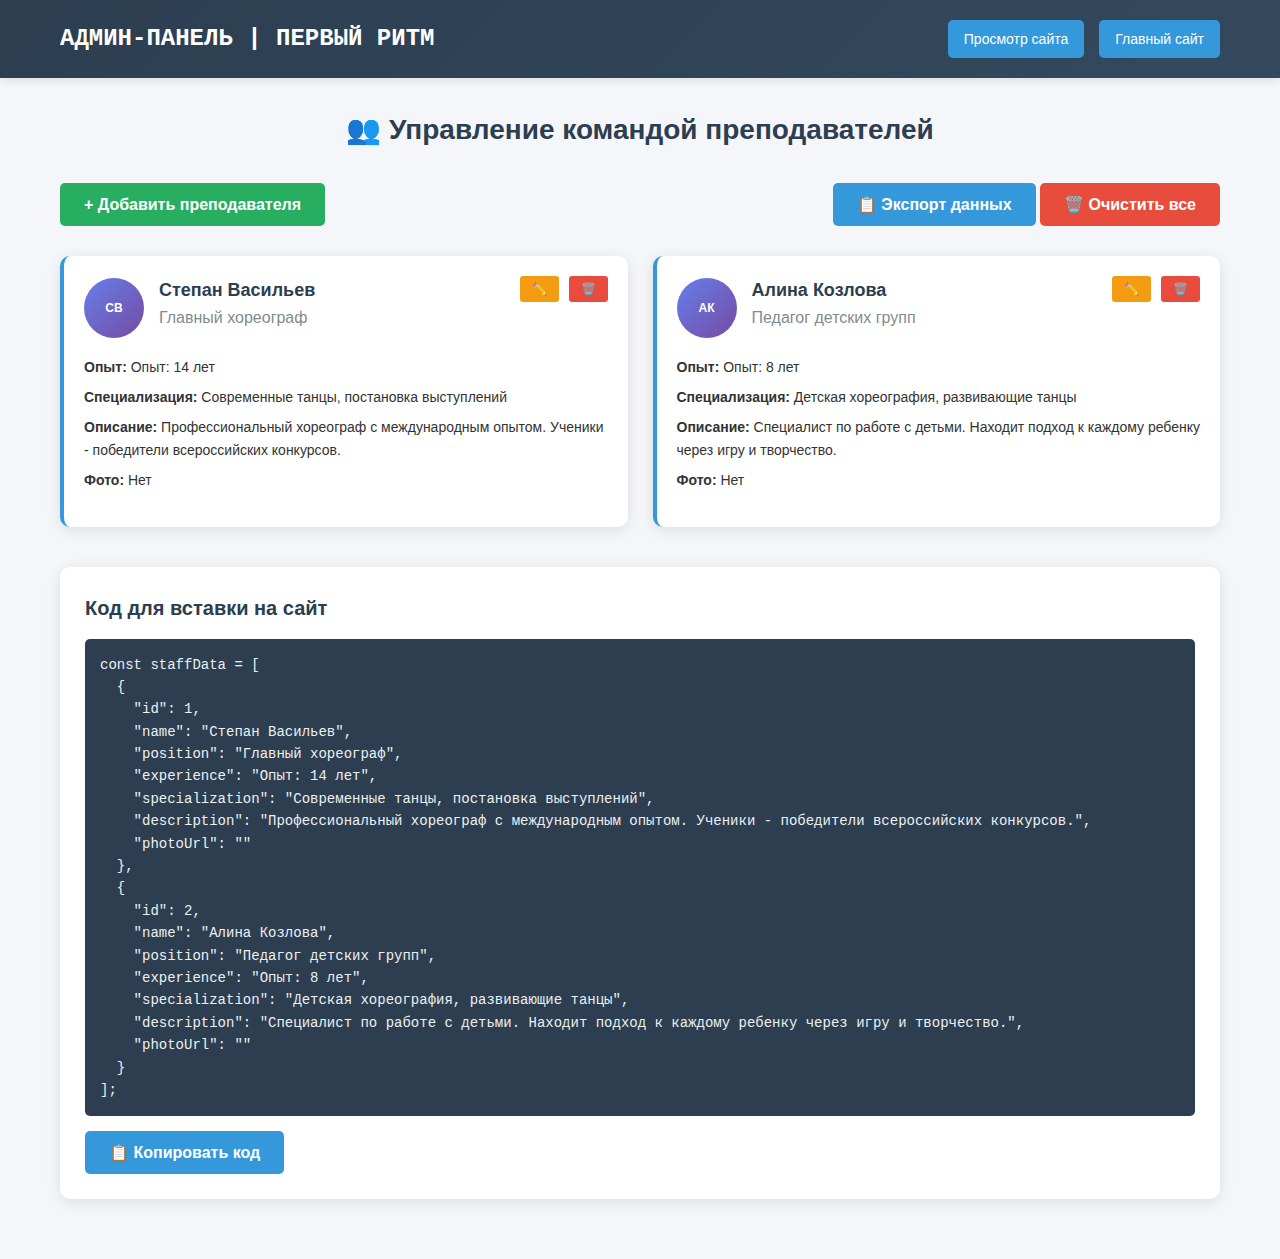
<file: admin-staff.html>
<!DOCTYPE html>
<html lang="ru">
<head>
    <meta charset="UTF-8">
    <meta name="viewport" content="width=device-width, initial-scale=1.0">
    <title>Админ-панель - Управление командой</title>
    <style>
        * {
            margin: 0;
            padding: 0;
            box-sizing: border-box;
        }
        
        body {
            font-family: 'Arial', sans-serif;
            background: #f5f6fa;
            color: #333;
            line-height: 1.6;
        }
        
        .header {
            background: linear-gradient(135deg, #2C3E50 0%, #34495E 100%);
            color: white;
            padding: 20px 0;
            box-shadow: 0 2px 10px rgba(0,0,0,0.1);
        }
        
        .container {
            max-width: 1200px;
            margin: 0 auto;
            padding: 0 20px;
        }
        
        .admin-header {
            display: flex;
            justify-content: space-between;
            align-items: center;
        }
        
        .logo {
            font-family: 'Courier New', monospace;
            font-size: 24px;
            font-weight: bold;
        }
        
        .admin-nav {
            display: flex;
            gap: 15px;
        }
        
        .nav-btn {
            padding: 8px 16px;
            background: #3498DB;
            color: white;
            text-decoration: none;
            border-radius: 5px;
            font-size: 14px;
            transition: all 0.3s ease;
        }
        
        .nav-btn:hover {
            background: #2980B9;
        }
        
        .main-content {
            padding: 30px 0;
        }
        
        .section-title {
            font-size: 28px;
            margin-bottom: 30px;
            color: #2C3E50;
            text-align: center;
        }
        
        .admin-actions {
            display: flex;
            justify-content: space-between;
            margin-bottom: 30px;
            flex-wrap: wrap;
            gap: 15px;
        }
        
        .btn {
            padding: 12px 24px;
            border: none;
            border-radius: 5px;
            font-size: 16px;
            cursor: pointer;
            transition: all 0.3s ease;
            font-weight: bold;
        }
        
        .btn-primary {
            background: #27AE60;
            color: white;
        }
        
        .btn-primary:hover {
            background: #219A52;
        }
        
        .btn-secondary {
            background: #3498DB;
            color: white;
        }
        
        .btn-secondary:hover {
            background: #2980B9;
        }
        
        .btn-danger {
            background: #E74C3C;
            color: white;
        }
        
        .btn-danger:hover {
            background: #C0392B;
        }
        
        .staff-grid {
            display: grid;
            grid-template-columns: repeat(auto-fit, minmax(350px, 1fr));
            gap: 25px;
            margin-bottom: 40px;
        }
        
        .staff-card {
            background: white;
            border-radius: 10px;
            padding: 20px;
            box-shadow: 0 3px 15px rgba(0,0,0,0.1);
            border-left: 4px solid #3498DB;
        }
        
        .staff-header {
            display: flex;
            justify-content: space-between;
            align-items: flex-start;
            margin-bottom: 15px;
        }
        
        .staff-photo-preview {
            width: 60px;
            height: 60px;
            border-radius: 50%;
            object-fit: cover;
            margin-right: 15px;
            border: 2px solid #3498DB;
        }
        
        .staff-photo-placeholder {
            width: 60px;
            height: 60px;
            border-radius: 50%;
            background: linear-gradient(135deg, #667eea 0%, #764ba2 100%);
            display: flex;
            align-items: center;
            justify-content: center;
            color: white;
            font-weight: bold;
            font-size: 12px;
            margin-right: 15px;
        }
        
        .staff-info-main {
            display: flex;
            align-items: center;
            flex: 1;
        }
        
        .staff-text-info {
            flex: 1;
        }
        
        .staff-name {
            font-size: 18px;
            font-weight: bold;
            color: #2C3E50;
        }
        
        .staff-position {
            color: #7F8C8D;
            margin-bottom: 10px;
        }
        
        .staff-info {
            margin-bottom: 15px;
        }
        
        .staff-field {
            margin-bottom: 8px;
            font-size: 14px;
        }
        
        .staff-actions {
            display: flex;
            gap: 10px;
        }
        
        .action-btn {
            padding: 6px 12px;
            border: none;
            border-radius: 3px;
            font-size: 12px;
            cursor: pointer;
            transition: all 0.3s ease;
        }
        
        .edit-btn {
            background: #F39C12;
            color: white;
        }
        
        .edit-btn:hover {
            background: #E67E22;
        }
        
        .delete-btn {
            background: #E74C3C;
            color: white;
        }
        
        .delete-btn:hover {
            background: #C0392B;
        }
        
        .modal {
            display: none;
            position: fixed;
            top: 0;
            left: 0;
            width: 100%;
            height: 100%;
            background: rgba(0,0,0,0.5);
            z-index: 1000;
        }
        
        .modal-content {
            position: absolute;
            top: 50%;
            left: 50%;
            transform: translate(-50%, -50%);
            background: white;
            padding: 30px;
            border-radius: 10px;
            width: 90%;
            max-width: 500px;
            max-height: 90vh;
            overflow-y: auto;
        }
        
        .modal-title {
            font-size: 24px;
            margin-bottom: 20px;
            color: #2C3E50;
        }
        
        .form-group {
            margin-bottom: 20px;
        }
        
        .form-label {
            display: block;
            margin-bottom: 5px;
            font-weight: bold;
            color: #2C3E50;
        }
        
        .form-input {
            width: 100%;
            padding: 10px;
            border: 2px solid #BDC3C7;
            border-radius: 5px;
            font-size: 16px;
            transition: border-color 0.3s ease;
        }
        
        .form-input:focus {
            border-color: #3498DB;
            outline: none;
        }
        
        .form-textarea {
            width: 100%;
            padding: 10px;
            border: 2px solid #BDC3C7;
            border-radius: 5px;
            font-size: 16px;
            min-height: 100px;
            resize: vertical;
            transition: border-color 0.3s ease;
        }
        
        .form-textarea:focus {
            border-color: #3498DB;
            outline: none;
        }
        
        .photo-upload-area {
            border: 2px dashed #BDC3C7;
            border-radius: 5px;
            padding: 20px;
            text-align: center;
            cursor: pointer;
            transition: all 0.3s ease;
        }
        
        .photo-upload-area:hover {
            border-color: #3498DB;
            background: #f8f9fa;
        }
        
        .photo-upload-area.dragover {
            border-color: #27AE60;
            background: #D5F4E6;
        }
        
        .photo-preview {
            max-width: 150px;
            max-height: 150px;
            border-radius: 50%;
            margin: 10px auto;
            display: none;
        }
        
        .upload-icon {
            font-size: 48px;
            color: #BDC3C7;
            margin-bottom: 10px;
        }
        
        .form-actions {
            display: flex;
            gap: 10px;
            justify-content: flex-end;
            margin-top: 20px;
        }
        
        .alert {
            padding: 15px;
            border-radius: 5px;
            margin-bottom: 20px;
            font-weight: bold;
        }
        
        .alert-success {
            background: #D5F4E6;
            color: #27AE60;
            border: 1px solid #27AE60;
        }
        
        .alert-error {
            background: #FADBD8;
            color: #E74C3C;
            border: 1px solid #E74C3C;
        }
        
        .export-section {
            background: white;
            padding: 25px;
            border-radius: 10px;
            box-shadow: 0 3px 15px rgba(0,0,0,0.1);
            margin-bottom: 30px;
        }
        
        .export-title {
            font-size: 20px;
            margin-bottom: 15px;
            color: #2C3E50;
        }
        
        .export-code {
            background: #2C3E50;
            color: #ECF0F1;
            padding: 15px;
            border-radius: 5px;
            font-family: 'Courier New', monospace;
            font-size: 14px;
            overflow-x: auto;
            margin-bottom: 15px;
            white-space: pre-wrap;
        }
        
        @media (max-width: 768px) {
            .staff-grid {
                grid-template-columns: 1fr;
            }
            
            .admin-actions {
                flex-direction: column;
            }
            
            .admin-header {
                flex-direction: column;
                gap: 15px;
                text-align: center;
            }
            
            .modal-content {
                width: 95%;
                padding: 20px;
            }
            
            .staff-info-main {
                flex-direction: column;
                align-items: flex-start;
            }
            
            .staff-photo-preview,
            .staff-photo-placeholder {
                margin-bottom: 10px;
            }
        }
    </style>
</head>
<body>
    <div class="header">
        <div class="container">
            <div class="admin-header">
                <div class="logo">АДМИН-ПАНЕЛЬ | ПЕРВЫЙ РИТМ</div>
                <div class="admin-nav">
                    <a href="staff.html" class="nav-btn" target="_blank">Просмотр сайта</a>
                    <a href="https://perviy-ritm.ru" class="nav-btn" target="_blank">Главный сайт</a>
                </div>
            </div>
        </div>
    </div>

    <div class="container">
        <div class="main-content">
            <h1 class="section-title">👥 Управление командой преподавателей</h1>
            
            <div id="alertContainer"></div>
            
            <div class="admin-actions">
                <button class="btn btn-primary" onclick="openAddModal()">+ Добавить преподавателя</button>
                <div>
                    <button class="btn btn-secondary" onclick="exportData()">📋 Экспорт данных</button>
                    <button class="btn btn-danger" onclick="clearAllData()">🗑️ Очистить все</button>
                </div>
            </div>

            <div id="staffContainer" class="staff-grid">
                <!-- Карточки преподавателей будут загружены через JavaScript -->
            </div>

            <div class="export-section">
                <h3 class="export-title">Код для вставки на сайт</h3>
                <div class="export-code" id="exportCode">
                    // Данные будут сгенерированы автоматически
                </div>
                <button class="btn btn-secondary" onclick="copyExportCode()">📋 Копировать код</button>
            </div>
        </div>
    </div>

    <!-- Модальное окно добавления/редактирования -->
    <div id="staffModal" class="modal">
        <div class="modal-content">
            <h2 class="modal-title" id="modalTitle">Добавить преподавателя</h2>
            <form id="staffForm">
                <input type="hidden" id="staffId">
                
                <div class="form-group">
                    <label class="form-label" for="staffName">ФИО преподавателя *</label>
                    <input type="text" id="staffName" class="form-input" required>
                </div>
                
                <div class="form-group">
                    <label class="form-label" for="staffPosition">Должность *</label>
                    <input type="text" id="staffPosition" class="form-input" required>
                </div>
                
                <div class="form-group">
                    <label class="form-label" for="staffExperience">Опыт работы *</label>
                    <input type="text" id="staffExperience" class="form-input" placeholder="Опыт: X лет" required>
                </div>
                
                <div class="form-group">
                    <label class="form-label" for="staffSpecialization">Специализация *</label>
                    <input type="text" id="staffSpecialization" class="form-input" required>
                </div>
                
                <div class="form-group">
                    <label class="form-label" for="staffDescription">Описание *</label>
                    <textarea id="staffDescription" class="form-textarea" required></textarea>
                </div>
                
                <div class="form-group">
                    <label class="form-label">Фотография преподавателя</label>
                    <div class="photo-upload-area" id="photoUploadArea" onclick="document.getElementById('photoInput').click()">
                        <div class="upload-icon">📷</div>
                        <p>Нажмите для загрузки фото или перетащите сюда</p>
                        <p style="font-size: 12px; color: #7F8C8D;">Рекомендуется квадратное фото 300x300px</p>
                        <img id="photoPreview" class="photo-preview" alt="Предпросмотр">
                    </div>
                    <input type="file" id="photoInput" accept="image/*" style="display: none;">
                    <input type="hidden" id="staffPhotoUrl">
                </div>
                
                <div class="form-actions">
                    <button type="button" class="btn btn-danger" onclick="closeModal()">Отмена</button>
                    <button type="submit" class="btn btn-primary">Сохранить</button>
                </div>
            </form>
        </div>
    </div>

    <script>
        let staffData = [];
        let editingId = null;
        let currentPhotoFile = null;

        // Загрузка данных при запуске
        document.addEventListener('DOMContentLoaded', function() {
            loadStaffData();
            renderStaff();
            updateExportCode();
            initPhotoUpload();
        });

        // Инициализация загрузки фото
        function initPhotoUpload() {
            const uploadArea = document.getElementById('photoUploadArea');
            const photoInput = document.getElementById('photoInput');
            const photoPreview = document.getElementById('photoPreview');

            // Обработка клика
            uploadArea.addEventListener('click', function(e) {
                if (e.target !== photoPreview) {
                    photoInput.click();
                }
            });

            // Обработка выбора файла
            photoInput.addEventListener('change', function(e) {
                const file = e.target.files[0];
                if (file) {
                    handlePhotoUpload(file);
                }
            });

            // Обработка drag and drop
            uploadArea.addEventListener('dragover', function(e) {
                e.preventDefault();
                uploadArea.classList.add('dragover');
            });

            uploadArea.addEventListener('dragleave', function() {
                uploadArea.classList.remove('dragover');
            });

            uploadArea.addEventListener('drop', function(e) {
                e.preventDefault();
                uploadArea.classList.remove('dragover');
                
                const file = e.dataTransfer.files[0];
                if (file && file.type.startsWith('image/')) {
                    handlePhotoUpload(file);
                } else {
                    showAlert('Пожалуйста, выберите файл изображения', 'error');
                }
            });
        }

        // Обработка загрузки фото
        function handlePhotoUpload(file) {
            if (!file.type.startsWith('image/')) {
                showAlert('Пожалуйста, выберите файл изображения', 'error');
                return;
            }

            // Проверка размера файла (максимум 5MB)
            if (file.size > 5 * 1024 * 1024) {
                showAlert('Размер файла не должен превышать 5MB', 'error');
                return;
            }

            currentPhotoFile = file;
            
            const reader = new FileReader();
            reader.onload = function(e) {
                const photoPreview = document.getElementById('photoPreview');
                photoPreview.src = e.target.result;
                photoPreview.style.display = 'block';
                document.getElementById('staffPhotoUrl').value = e.target.result;
            };
            reader.readAsDataURL(file);
        }

        // Получить инициалы для заглушки
        function getInitials(name) {
            return name.split(' ').map(word => word[0]).join('').toUpperCase();
        }

        // Загрузка данных из localStorage
        function loadStaffData() {
            const savedData = localStorage.getItem('staffData');
            if (savedData) {
                staffData = JSON.parse(savedData);
            } else {
                // Начальные данные
                staffData = [
                    {
                        id: 1,
                        name: "Степан Васильев",
                        position: "Главный хореограф",
                        experience: "Опыт: 14 лет",
                        specialization: "Современные танцы, постановка выступлений",
                        description: "Профессиональный хореограф с международным опытом. Ученики - победители всероссийских конкурсов.",
                        photoUrl: ""
                    },
                    {
                        id: 2,
                        name: "Алина Козлова",
                        position: "Педагог детских групп",
                        experience: "Опыт: 8 лет",
                        specialization: "Детская хореография, развивающие танцы",
                        description: "Специалист по работе с детьми. Находит подход к каждому ребенку через игру и творчество.",
                        photoUrl: ""
                    }
                ];
                saveStaffData();
            }
        }

        // Сохранение данных в localStorage
        function saveStaffData() {
            localStorage.setItem('staffData', JSON.stringify(staffData));
            updateExportCode();
        }

        // Отображение списка преподавателей
        function renderStaff() {
            const container = document.getElementById('staffContainer');
            container.innerHTML = '';

            staffData.forEach(staff => {
                const card = document.createElement('div');
                card.className = 'staff-card';
                
                let photoContent = '';
                if (staff.photoUrl) {
                    photoContent = `<img src="${staff.photoUrl}" alt="${staff.name}" class="staff-photo-preview" onerror="this.style.display='none';">`;
                } else {
                    photoContent = `<div class="staff-photo-placeholder">${getInitials(staff.name)}</div>`;
                }
                
                card.innerHTML = `
                    <div class="staff-header">
                        <div class="staff-info-main">
                            ${photoContent}
                            <div class="staff-text-info">
                                <div class="staff-name">${staff.name}</div>
                                <div class="staff-position">${staff.position}</div>
                            </div>
                        </div>
                        <div class="staff-actions">
                            <button class="action-btn edit-btn" onclick="editStaff(${staff.id})">✏️</button>
                            <button class="action-btn delete-btn" onclick="deleteStaff(${staff.id})">🗑️</button>
                        </div>
                    </div>
                    <div class="staff-info">
                        <div class="staff-field"><strong>Опыт:</strong> ${staff.experience}</div>
                        <div class="staff-field"><strong>Специализация:</strong> ${staff.specialization}</div>
                        <div class="staff-field"><strong>Описание:</strong> ${staff.description}</div>
                        <div class="staff-field"><strong>Фото:</strong> ${staff.photoUrl ? 'Загружено' : 'Нет'}</div>
                    </div>
                `;
                container.appendChild(card);
            });
        }

        // Открытие модального окна для добавления
        function openAddModal() {
            editingId = null;
            currentPhotoFile = null;
            document.getElementById('modalTitle').textContent = 'Добавить преподавателя';
            document.getElementById('staffForm').reset();
            document.getElementById('staffId').value = '';
            document.getElementById('photoPreview').style.display = 'none';
            document.getElementById('staffModal').style.display = 'block';
        }

        // Редактирование преподавателя
        function editStaff(id) {
            const staff = staffData.find(s => s.id === id);
            if (staff) {
                editingId = id;
                currentPhotoFile = null;
                document.getElementById('modalTitle').textContent = 'Редактировать преподавателя';
                document.getElementById('staffId').value = staff.id;
                document.getElementById('staffName').value = staff.name;
                document.getElementById('staffPosition').value = staff.position;
                document.getElementById('staffExperience').value = staff.experience;
                document.getElementById('staffSpecialization').value = staff.specialization;
                document.getElementById('staffDescription').value = staff.description;
                
                const photoPreview = document.getElementById('photoPreview');
                if (staff.photoUrl) {
                    photoPreview.src = staff.photoUrl;
                    photoPreview.style.display = 'block';
                    document.getElementById('staffPhotoUrl').value = staff.photoUrl;
                } else {
                    photoPreview.style.display = 'none';
                    document.getElementById('staffPhotoUrl').value = '';
                }
                
                document.getElementById('staffModal').style.display = 'block';
            }
        }

        // Удаление преподавателя
        function deleteStaff(id) {
            if (confirm('Вы уверены, что хотите удалить этого преподавателя?')) {
                staffData = staffData.filter(s => s.id !== id);
                saveStaffData();
                renderStaff();
                showAlert('Преподаватель успешно удален', 'success');
            }
        }

        // Закрытие модального окна
        function closeModal() {
            document.getElementById('staffModal').style.display = 'none';
        }

        // Обработка формы
        document.getElementById('staffForm').addEventListener('submit', function(e) {
            e.preventDefault();
            
            const formData = {
                id: editingId || Date.now(),
                name: document.getElementById('staffName').value,
                position: document.getElementById('staffPosition').value,
                experience: document.getElementById('staffExperience').value,
                specialization: document.getElementById('staffSpecialization').value,
                description: document.getElementById('staffDescription').value,
                photoUrl: document.getElementById('staffPhotoUrl').value || ''
            };

            if (editingId) {
                // Редактирование
                const index = staffData.findIndex(s => s.id === editingId);
                if (index !== -1) {
                    staffData[index] = formData;
                }
            } else {
                // Добавление
                staffData.push(formData);
            }

            saveStaffData();
            renderStaff();
            closeModal();
            showAlert(`Преподаватель ${editingId ? 'отредактирован' : 'добавлен'} успешно`, 'success');
        });

        // Показать уведомление
        function showAlert(message, type) {
            const container = document.getElementById('alertContainer');
            const alert = document.createElement('div');
            alert.className = `alert alert-${type}`;
            alert.textContent = message;
            container.appendChild(alert);
            
            setTimeout(() => {
                alert.remove();
            }, 5000);
        }

        // Очистка всех данных
        function clearAllData() {
            if (confirm('ВНИМАНИЕ! Это действие удалит всех преподавателей. Продолжить?')) {
                staffData = [];
                saveStaffData();
                renderStaff();
                showAlert('Все данные успешно очищены', 'success');
            }
        }

        // Экспорт данных
        function exportData() {
            const dataStr = JSON.stringify(staffData, null, 2);
            const dataUri = 'data:application/json;charset=utf-8,'+ encodeURIComponent(dataStr);
            
            const exportFileDefaultName = 'staff_data.json';
            
            const linkElement = document.createElement('a');
            linkElement.setAttribute('href', dataUri);
            linkElement.setAttribute('download', exportFileDefaultName);
            linkElement.click();
            
            showAlert('Данные успешно экспортированы', 'success');
        }

        // Обновление кода для экспорта
        function updateExportCode() {
            const code = `const staffData = ${JSON.stringify(staffData, null, 2)};`;
            document.getElementById('exportCode').textContent = code;
        }

        // Копирование кода
        function copyExportCode() {
            const code = document.getElementById('exportCode').textContent;
            navigator.clipboard.writeText(code).then(() => {
                showAlert('Код скопирован в буфер обмена', 'success');
            });
        }

        // Закрытие модального окна при клике вне его
        window.onclick = function(event) {
            const modal = document.getElementById('staffModal');
            if (event.target === modal) {
                closeModal();
            }
        }
    </script>
</body>
</html>
</file>
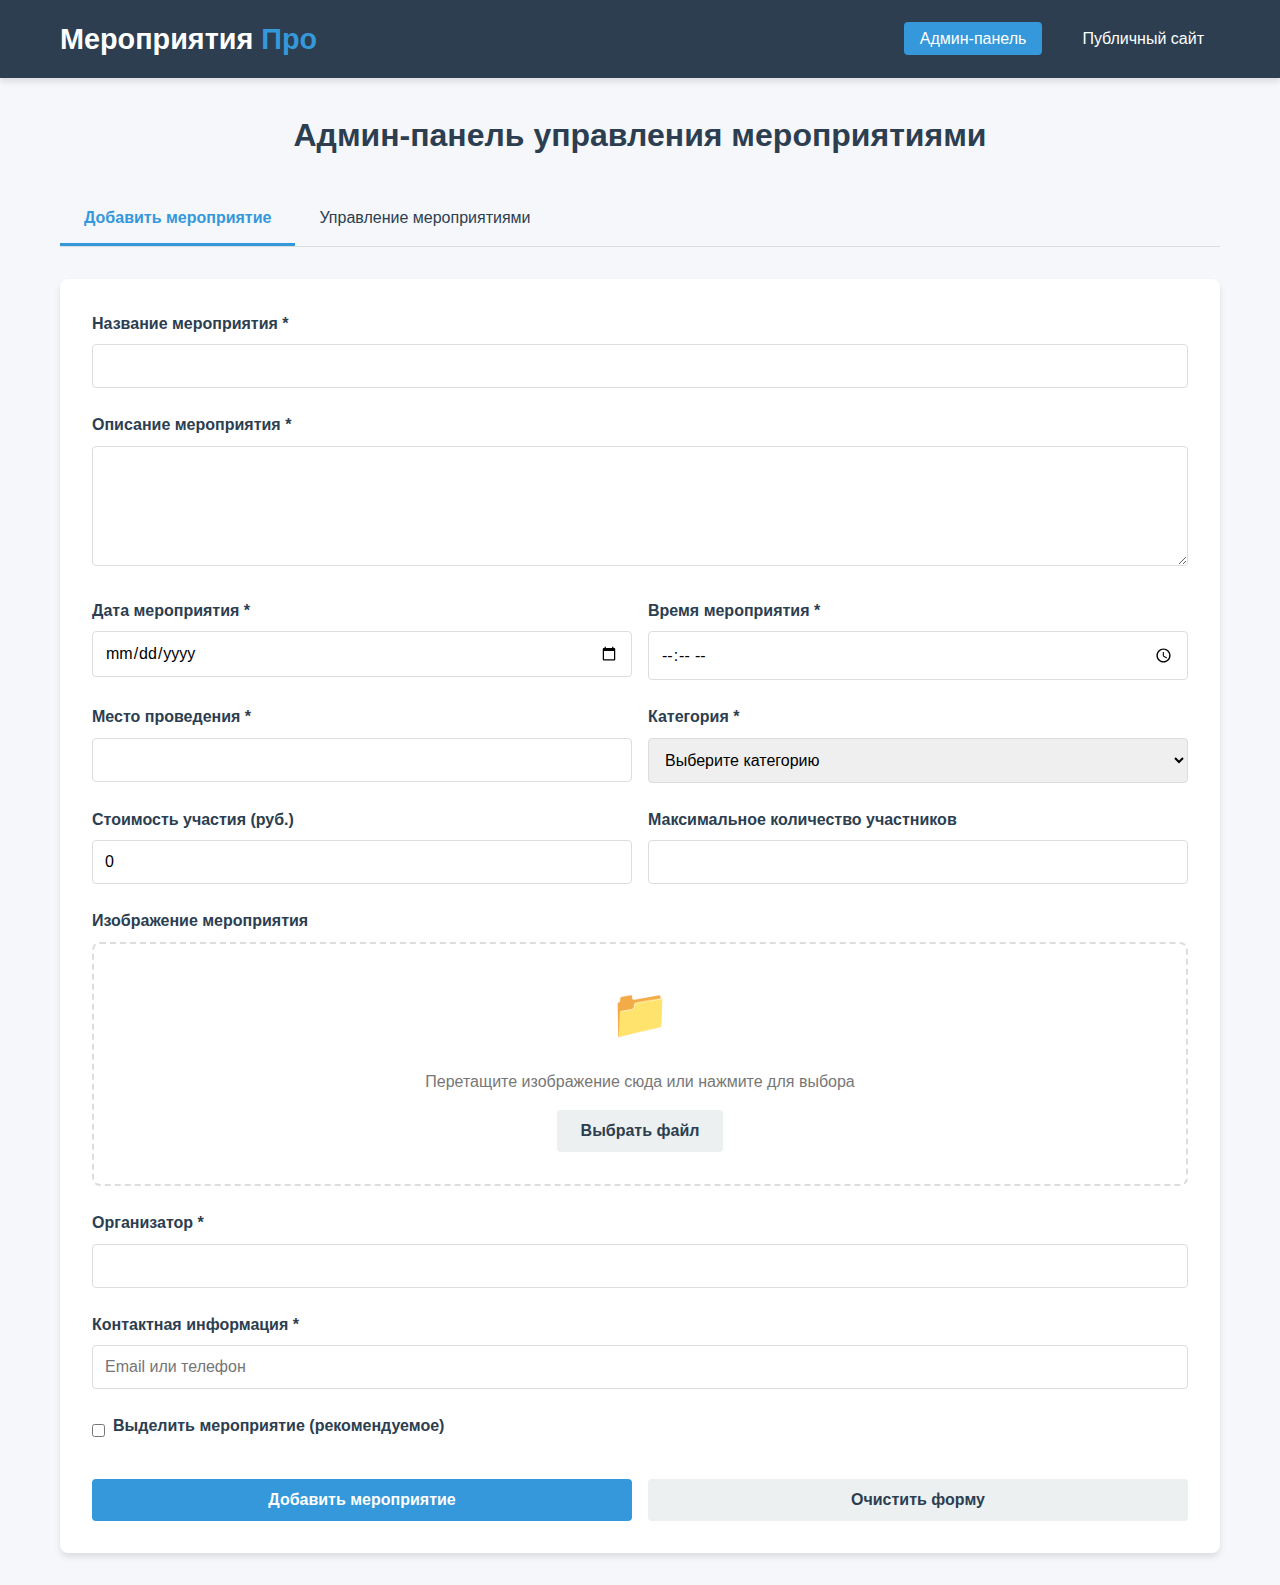
<file: admin.html>
<!DOCTYPE html>
<html lang="ru">
<head>
    <meta charset="UTF-8">
    <meta name="viewport" content="width=device-width, initial-scale=1.0">
    <title>Админ-панель | Мероприятия Про</title>
    <style>
        :root {
            --primary-color: #3498db;
            --secondary-color: #2c3e50;
            --accent-color: #e74c3c;
            --light-color: #ecf0f1;
            --dark-color: #2c3e50;
            --success-color: #27ae60;
            --warning-color: #f39c12;
            --shadow: 0 4px 6px rgba(0, 0, 0, 0.1);
        }
        
        * {
            margin: 0;
            padding: 0;
            box-sizing: border-box;
            font-family: 'Segoe UI', Tahoma, Geneva, Verdana, sans-serif;
        }
        
        body {
            background-color: #f5f7fa;
            color: var(--dark-color);
            line-height: 1.6;
        }
        
        .container {
            max-width: 1200px;
            margin: 0 auto;
            padding: 0 20px;
        }
        
        /* Header Styles */
        header {
            background-color: var(--secondary-color);
            color: white;
            padding: 1rem 0;
            box-shadow: var(--shadow);
        }
        
        .header-content {
            display: flex;
            justify-content: space-between;
            align-items: center;
        }
        
        .logo {
            font-size: 1.8rem;
            font-weight: bold;
            color: white;
            text-decoration: none;
        }
        
        .logo span {
            color: var(--primary-color);
        }
        
        nav ul {
            display: flex;
            list-style: none;
        }
        
        nav ul li {
            margin-left: 1.5rem;
        }
        
        nav ul li a {
            color: white;
            text-decoration: none;
            transition: color 0.3s;
            padding: 0.5rem 1rem;
            border-radius: 4px;
        }
        
        nav ul li a:hover {
            background-color: rgba(255, 255, 255, 0.1);
        }
        
        nav ul li a.active {
            background-color: var(--primary-color);
        }
        
        /* Main Content */
        .page-title {
            text-align: center;
            margin: 2rem 0;
            color: var(--secondary-color);
        }
        
        .tabs {
            display: flex;
            margin-bottom: 2rem;
            border-bottom: 1px solid #ddd;
        }
        
        .tab {
            padding: 0.75rem 1.5rem;
            cursor: pointer;
            border-bottom: 3px solid transparent;
            transition: all 0.3s;
        }
        
        .tab.active {
            border-bottom: 3px solid var(--primary-color);
            color: var(--primary-color);
            font-weight: 600;
        }
        
        .tab-content {
            display: none;
        }
        
        .tab-content.active {
            display: block;
        }
        
        .form-container, .events-container {
            background-color: white;
            border-radius: 8px;
            box-shadow: var(--shadow);
            padding: 2rem;
            margin-bottom: 2rem;
        }
        
        .form-group {
            margin-bottom: 1.5rem;
        }
        
        label {
            display: block;
            margin-bottom: 0.5rem;
            font-weight: 600;
            color: var(--secondary-color);
        }
        
        input, textarea, select {
            width: 100%;
            padding: 0.75rem;
            border: 1px solid #ddd;
            border-radius: 4px;
            font-size: 1rem;
            transition: border 0.3s;
        }
        
        input:focus, textarea:focus, select:focus {
            border-color: var(--primary-color);
            outline: none;
        }
        
        textarea {
            min-height: 120px;
            resize: vertical;
        }
        
        .form-row {
            display: flex;
            gap: 1rem;
        }
        
        .form-row .form-group {
            flex: 1;
        }
        
        .checkbox-group {
            display: flex;
            align-items: center;
        }
        
        .checkbox-group input {
            width: auto;
            margin-right: 0.5rem;
        }
        
        /* Image Upload Styles */
        .image-upload-container {
            border: 2px dashed #ddd;
            border-radius: 8px;
            padding: 2rem;
            text-align: center;
            transition: all 0.3s;
            margin-bottom: 1rem;
        }
        
        .image-upload-container:hover {
            border-color: var(--primary-color);
        }
        
        .image-upload-container.dragover {
            border-color: var(--primary-color);
            background-color: rgba(52, 152, 219, 0.1);
        }
        
        .upload-icon {
            font-size: 3rem;
            color: #ddd;
            margin-bottom: 1rem;
        }
        
        .upload-text {
            margin-bottom: 1rem;
            color: #777;
        }
        
        .file-input {
            display: none;
        }
        
        .image-preview {
            max-width: 100%;
            max-height: 300px;
            margin-top: 1rem;
            border-radius: 4px;
            display: none;
        }
        
        .upload-actions {
            display: flex;
            gap: 1rem;
            justify-content: center;
            margin-top: 1rem;
        }
        
        .btn {
            display: inline-block;
            background-color: var(--primary-color);
            color: white;
            padding: 0.75rem 1.5rem;
            border: none;
            border-radius: 4px;
            cursor: pointer;
            font-size: 1rem;
            font-weight: 600;
            transition: background-color 0.3s;
            text-decoration: none;
        }
        
        .btn:hover {
            background-color: #2980b9;
        }
        
        .btn-block {
            display: block;
            width: 100%;
        }
        
        .btn-secondary {
            background-color: var(--light-color);
            color: var(--dark-color);
        }
        
        .btn-secondary:hover {
            background-color: #d5dbdb;
        }
        
        .btn-danger {
            background-color: var(--accent-color);
        }
        
        .btn-danger:hover {
            background-color: #c0392b;
        }
        
        .btn-success {
            background-color: var(--success-color);
        }
        
        .btn-success:hover {
            background-color: #219955;
        }
        
        .btn-warning {
            background-color: var(--warning-color);
        }
        
        .btn-warning:hover {
            background-color: #e67e22;
        }
        
        .form-actions {
            display: flex;
            gap: 1rem;
            margin-top: 2rem;
        }
        
        /* Events Grid */
        .events-grid {
            display: grid;
            grid-template-columns: repeat(auto-fill, minmax(300px, 1fr));
            gap: 1.5rem;
        }
        
        .event-card {
            background-color: white;
            border-radius: 8px;
            overflow: hidden;
            box-shadow: var(--shadow);
            transition: transform 0.3s;
            border: 2px solid transparent;
        }
        
        .event-card:hover {
            transform: translateY(-5px);
        }
        
        .event-card.featured {
            border-color: var(--warning-color);
        }
        
        .featured-badge {
            background-color: var(--warning-color);
            color: white;
            padding: 0.25rem 0.5rem;
            border-radius: 4px;
            font-size: 0.75rem;
            font-weight: 600;
            display: inline-block;
            margin-left: 0.5rem;
        }
        
        .event-image {
            width: 100%;
            height: 180px;
            background-color: #eee;
            display: flex;
            align-items: center;
            justify-content: center;
            color: #777;
            font-size: 0.9rem;
            overflow: hidden;
        }
        
        .event-image img {
            width: 100%;
            height: 100%;
            object-fit: cover;
        }
        
        .event-content {
            padding: 1.5rem;
        }
        
        .event-title {
            font-size: 1.2rem;
            margin-bottom: 0.5rem;
            color: var(--secondary-color);
            display: flex;
            align-items: center;
        }
        
        .event-date {
            color: var(--primary-color);
            font-weight: 600;
            margin-bottom: 0.5rem;
        }
        
        .event-location {
            color: #777;
            margin-bottom: 1rem;
            font-size: 0.9rem;
        }
        
        .event-description {
            margin-bottom: 1rem;
            font-size: 0.95rem;
        }
        
        .event-meta {
            display: flex;
            justify-content: space-between;
            font-size: 0.85rem;
            color: #777;
        }
        
        .event-actions {
            display: flex;
            gap: 0.5rem;
            margin-top: 1rem;
        }
        
        .event-actions .btn {
            padding: 0.5rem 1rem;
            font-size: 0.85rem;
            flex: 1;
        }
        
        .empty-state {
            text-align: center;
            padding: 3rem;
            color: #777;
        }
        
        .empty-state i {
            font-size: 3rem;
            margin-bottom: 1rem;
            color: #ddd;
        }
        
        /* Modal */
        .modal {
            display: none;
            position: fixed;
            top: 0;
            left: 0;
            width: 100%;
            height: 100%;
            background-color: rgba(0, 0, 0, 0.5);
            z-index: 1000;
            align-items: center;
            justify-content: center;
        }
        
        .modal-content {
            background-color: white;
            border-radius: 8px;
            width: 90%;
            max-width: 500px;
            padding: 2rem;
            box-shadow: 0 5px 15px rgba(0, 0, 0, 0.3);
        }
        
        .modal-header {
            display: flex;
            justify-content: space-between;
            align-items: center;
            margin-bottom: 1.5rem;
        }
        
        .modal-title {
            font-size: 1.5rem;
            color: var(--secondary-color);
        }
        
        .close-modal {
            background: none;
            border: none;
            font-size: 1.5rem;
            cursor: pointer;
            color: #777;
        }
        
        /* Responsive */
        @media (max-width: 768px) {
            .form-row {
                flex-direction: column;
                gap: 0;
            }
            
            .header-content {
                flex-direction: column;
                text-align: center;
            }
            
            nav ul {
                margin-top: 1rem;
                justify-content: center;
                flex-wrap: wrap;
            }
            
            nav ul li {
                margin: 0.5rem;
            }
            
            .events-grid {
                grid-template-columns: 1fr;
            }
            
            .upload-actions {
                flex-direction: column;
            }
            
            .event-actions {
                flex-direction: column;
            }
        }
    </style>
</head>
<body>
    <header>
        <div class="container">
            <div class="header-content">
                <a href="admin.html" class="logo">Мероприятия <span>Про</span></a>
                <nav>
                    <ul>
                        <li><a href="admin.html" class="active">Админ-панель</a></li>
                        <li><a href="public.html">Публичный сайт</a></li>
                    </ul>
                </nav>
            </div>
        </div>
    </header>

    <main class="container">
        <h1 class="page-title">Админ-панель управления мероприятиями</h1>
        
        <div class="tabs">
            <div class="tab active" data-tab="add-event">Добавить мероприятие</div>
            <div class="tab" data-tab="manage-events">Управление мероприятиями</div>
        </div>
        
        <div id="add-event" class="tab-content active">
            <div class="form-container">
                <form id="event-form">
                    <input type="hidden" id="event-id" name="event-id">
                    <div class="form-group">
                        <label for="event-title">Название мероприятия *</label>
                        <input type="text" id="event-title" name="event-title" required>
                    </div>
                    
                    <div class="form-group">
                        <label for="event-description">Описание мероприятия *</label>
                        <textarea id="event-description" name="event-description" required></textarea>
                    </div>
                    
                    <div class="form-row">
                        <div class="form-group">
                            <label for="event-date">Дата мероприятия *</label>
                            <input type="date" id="event-date" name="event-date" required>
                        </div>
                        
                        <div class="form-group">
                            <label for="event-time">Время мероприятия *</label>
                            <input type="time" id="event-time" name="event-time" required>
                        </div>
                    </div>
                    
                    <div class="form-row">
                        <div class="form-group">
                            <label for="event-location">Место проведения *</label>
                            <input type="text" id="event-location" name="event-location" required>
                        </div>
                        
                        <div class="form-group">
                            <label for="event-category">Категория *</label>
                            <select id="event-category" name="event-category" required>
                                <option value="">Выберите категорию</option>
                                <option value="music">Музыка</option>
                                <option value="dance">Танцы</option>
                                <option value="art">Искусство</option>
                                <option value="sport">Спорт</option>
                                <option value="education">Образование</option>
                                <option value="other">Другое</option>
                            </select>
                        </div>
                    </div>
                    
                    <div class="form-row">
                        <div class="form-group">
                            <label for="event-price">Стоимость участия (руб.)</label>
                            <input type="number" id="event-price" name="event-price" min="0" value="0">
                        </div>
                        
                        <div class="form-group">
                            <label for="event-max-participants">Максимальное количество участников</label>
                            <input type="number" id="event-max-participants" name="event-max-participants" min="1">
                        </div>
                    </div>
                    
                    <!-- Блок загрузки изображения -->
                    <div class="form-group">
                        <label>Изображение мероприятия</label>
                        <div class="image-upload-container" id="image-upload-area">
                            <div class="upload-icon">📁</div>
                            <p class="upload-text">Перетащите изображение сюда или нажмите для выбора</p>
                            <input type="file" id="image-upload" class="file-input" accept="image/*">
                            <button type="button" class="btn btn-secondary" onclick="document.getElementById('image-upload').click()">
                                Выбрать файл
                            </button>
                            <img id="image-preview" class="image-preview" alt="Предпросмотр">
                            <div class="upload-actions" id="upload-actions" style="display: none;">
                                <button type="button" class="btn btn-success" onclick="uploadImage()">Загрузить</button>
                                <button type="button" class="btn btn-secondary" onclick="clearImage()">Отмена</button>
                            </div>
                        </div>
                        <input type="hidden" id="event-image" name="event-image">
                    </div>
                    
                    <div class="form-group">
                        <label for="event-organizer">Организатор *</label>
                        <input type="text" id="event-organizer" name="event-organizer" required>
                    </div>
                    
                    <div class="form-group">
                        <label for="event-contact">Контактная информация *</label>
                        <input type="text" id="event-contact" name="event-contact" placeholder="Email или телефон" required>
                    </div>
                    
                    <div class="form-group">
                        <div class="checkbox-group">
                            <input type="checkbox" id="event-featured" name="event-featured">
                            <label for="event-featured">Выделить мероприятие (рекомендуемое)</label>
                        </div>
                    </div>
                    
                    <div class="form-actions">
                        <button type="submit" class="btn btn-block" id="submit-button">Добавить мероприятие</button>
                        <button type="button" class="btn btn-secondary btn-block" onclick="resetForm()">Очистить форму</button>
                        <button type="button" class="btn btn-warning btn-block" id="cancel-edit" style="display: none;" onclick="cancelEdit()">Отменить редактирование</button>
                    </div>
                </form>
            </div>
        </div>
        
        <div id="manage-events" class="tab-content">
            <div class="events-container">
                <h2>Управление мероприятиями</h2>
                <div id="admin-events-list" class="events-grid">
                    <!-- События будут загружены сюда -->
                </div>
            </div>
        </div>
    </main>

    <!-- Модальное окно для подтверждения удаления -->
    <div id="delete-modal" class="modal">
        <div class="modal-content">
            <div class="modal-header">
                <h3 class="modal-title">Подтверждение удаления</h3>
                <button class="close-modal">&times;</button>
            </div>
            <p>Вы уверены, что хотите удалить это мероприятие? Это действие нельзя отменить.</p>
            <div class="form-actions">
                <button id="confirm-delete" class="btn btn-danger">Удалить</button>
                <button class="btn btn-secondary close-modal">Отмена</button>
            </div>
        </div>
    </div>

    <script>
        // Хранилище данных (в реальном приложении заменить на серверную часть)
        let events = JSON.parse(localStorage.getItem('events')) || [];
        let eventToDelete = null;
        let selectedImageFile = null;
        let isEditing = false;
        let currentEditId = null;
        
        // Инициализация при загрузке страницы
        document.addEventListener('DOMContentLoaded', function() {
            // Установка минимальной даты как сегодняшней
            const today = new Date().toISOString().split('T')[0];
            document.getElementById('event-date').setAttribute('min', today);
            
            // Загрузка мероприятий
            loadEvents();
            
            // Обработчики вкладок
            document.querySelectorAll('.tab').forEach(tab => {
                tab.addEventListener('click', function() {
                    // Активация вкладки
                    document.querySelectorAll('.tab').forEach(t => t.classList.remove('active'));
                    this.classList.add('active');
                    
                    // Показ соответствующего контента
                    document.querySelectorAll('.tab-content').forEach(content => {
                        content.classList.remove('active');
                    });
                    document.getElementById(this.dataset.tab).classList.add('active');
                });
            });
            
            // Обработчик отправки формы
            document.getElementById('event-form').addEventListener('submit', function(e) {
                e.preventDefault();
                if (isEditing) {
                    updateEvent();
                } else {
                    addEvent();
                }
            });
            
            // Обработчики модального окна
            document.querySelectorAll('.close-modal').forEach(btn => {
                btn.addEventListener('click', function() {
                    document.getElementById('delete-modal').style.display = 'none';
                });
            });
            
            document.getElementById('confirm-delete').addEventListener('click', function() {
                if (eventToDelete !== null) {
                    deleteEvent(eventToDelete);
                    document.getElementById('delete-modal').style.display = 'none';
                    eventToDelete = null;
                }
            });
            
            // Обработчики загрузки изображения
            setupImageUpload();
        });
        
        // Настройка загрузки изображения
        function setupImageUpload() {
            const uploadArea = document.getElementById('image-upload-area');
            const fileInput = document.getElementById('image-upload');
            
            // Обработчик клика по области загрузки
            uploadArea.addEventListener('click', function(e) {
                if (e.target !== fileInput) {
                    fileInput.click();
                }
            });
            
            // Обработчик выбора файла
            fileInput.addEventListener('change', function(e) {
                if (this.files && this.files[0]) {
                    selectedImageFile = this.files[0];
                    previewImage(selectedImageFile);
                }
            });
            
            // Обработчики drag & drop
            uploadArea.addEventListener('dragover', function(e) {
                e.preventDefault();
                uploadArea.classList.add('dragover');
            });
            
            uploadArea.addEventListener('dragleave', function() {
                uploadArea.classList.remove('dragover');
            });
            
            uploadArea.addEventListener('drop', function(e) {
                e.preventDefault();
                uploadArea.classList.remove('dragover');
                
                if (e.dataTransfer.files && e.dataTransfer.files[0]) {
                    selectedImageFile = e.dataTransfer.files[0];
                    previewImage(selectedImageFile);
                }
            });
        }
        
        // Предпросмотр изображения
        function previewImage(file) {
            const reader = new FileReader();
            const preview = document.getElementById('image-preview');
            const uploadActions = document.getElementById('upload-actions');
            
            reader.onload = function(e) {
                preview.src = e.target.result;
                preview.style.display = 'block';
                uploadActions.style.display = 'flex';
            };
            
            reader.readAsDataURL(file);
        }
        
        // Загрузка изображения (в реальном приложении отправка на сервер)
        function uploadImage() {
            if (!selectedImageFile) return;
            
            // В реальном приложении здесь будет код для отправки на сервер
            // Для демонстрации создаем локальный URL
            const imageUrl = URL.createObjectURL(selectedImageFile);
            document.getElementById('event-image').value = imageUrl;
            
            alert('Изображение успешно загружено!');
            document.getElementById('upload-actions').style.display = 'none';
        }
        
        // Очистка изображения
        function clearImage() {
            selectedImageFile = null;
            document.getElementById('image-preview').style.display = 'none';
            document.getElementById('image-upload').value = '';
            document.getElementById('upload-actions').style.display = 'none';
            document.getElementById('event-image').value = '';
        }
        
        // Функция добавления мероприятия
        function addEvent() {
            const form = document.getElementById('event-form');
            const formData = new FormData(form);
            
            const event = {
                id: Date.now(), // Простой ID на основе времени
                title: formData.get('event-title'),
                description: formData.get('event-description'),
                date: formData.get('event-date'),
                time: formData.get('event-time'),
                location: formData.get('event-location'),
                category: formData.get('event-category'),
                price: parseInt(formData.get('event-price')) || 0,
                maxParticipants: parseInt(formData.get('event-max-participants')) || null,
                image: formData.get('event-image'),
                organizer: formData.get('event-organizer'),
                contact: formData.get('event-contact'),
                featured: formData.get('event-featured') === 'on',
                createdAt: new Date().toISOString()
            };
            
            events.push(event);
            saveEvents();
            resetForm();
            loadEvents();
            
            alert('Мероприятие успешно добавлено!');
        }
        
        // Функция редактирования мероприятия
        function editEvent(eventId) {
            const event = events.find(e => e.id === eventId);
            if (!event) return;
            
            // Заполняем форму данными мероприятия
            document.getElementById('event-id').value = event.id;
            document.getElementById('event-title').value = event.title;
            document.getElementById('event-description').value = event.description;
            document.getElementById('event-date').value = event.date;
            document.getElementById('event-time').value = event.time;
            document.getElementById('event-location').value = event.location;
            document.getElementById('event-category').value = event.category;
            document.getElementById('event-price').value = event.price;
            document.getElementById('event-max-participants').value = event.maxParticipants || '';
            document.getElementById('event-organizer').value = event.organizer;
            document.getElementById('event-contact').value = event.contact;
            document.getElementById('event-featured').checked = event.featured;
            
            // Загружаем изображение если есть
            if (event.image) {
                document.getElementById('event-image').value = event.image;
                document.getElementById('image-preview').src = event.image;
                document.getElementById('image-preview').style.display = 'block';
            }
            
            // Переключаем режим на редактирование
            isEditing = true;
            currentEditId = eventId;
            document.getElementById('submit-button').textContent = 'Обновить мероприятие';
            document.getElementById('cancel-edit').style.display = 'block';
            
            // Переключаемся на вкладку добавления
            document.querySelectorAll('.tab').forEach(t => t.classList.remove('active'));
            document.querySelectorAll('.tab-content').forEach(c => c.classList.remove('active'));
            document.querySelector('[data-tab="add-event"]').classList.add('active');
            document.getElementById('add-event').classList.add('active');
        }
        
        // Функция обновления мероприятия
        function updateEvent() {
            const form = document.getElementById('event-form');
            const formData = new FormData(form);
            
            const eventIndex = events.findIndex(e => e.id === currentEditId);
            if (eventIndex === -1) return;
            
            events[eventIndex] = {
                ...events[eventIndex],
                title: formData.get('event-title'),
                description: formData.get('event-description'),
                date: formData.get('event-date'),
                time: formData.get('event-time'),
                location: formData.get('event-location'),
                category: formData.get('event-category'),
                price: parseInt(formData.get('event-price')) || 0,
                maxParticipants: parseInt(formData.get('event-max-participants')) || null,
                image: formData.get('event-image'),
                organizer: formData.get('event-organizer'),
                contact: formData.get('event-contact'),
                featured: formData.get('event-featured') === 'on',
                updatedAt: new Date().toISOString()
            };
            
            saveEvents();
            resetForm();
            loadEvents();
            
            alert('Мероприятие успешно обновлено!');
        }
        
        // Функция отмены редактирования
        function cancelEdit() {
            resetForm();
        }
        
        // Функция загрузки мероприятий в админ-панель
        function loadEvents() {
            const eventsList = document.getElementById('admin-events-list');
            eventsList.innerHTML = '';
            
            if (events.length === 0) {
                eventsList.innerHTML = `
                    <div class="empty-state">
                        <i>📅</i>
                        <h3>Нет мероприятий</h3>
                        <p>Добавьте первое мероприятие, используя форму выше.</p>
                    </div>
                `;
                return;
            }
            
            // Сортируем мероприятия по дате (сначала ближайшие)
            const sortedEvents = [...events].sort((a, b) => new Date(a.date) - new Date(b.date));
            
            sortedEvents.forEach(event => {
                const eventDate = new Date(event.date);
                const formattedDate = eventDate.toLocaleDateString('ru-RU', {
                    day: 'numeric',
                    month: 'long',
                    year: 'numeric'
                });
                
                const eventCard = document.createElement('div');
                eventCard.className = `event-card ${event.featured ? 'featured' : ''}`;
                eventCard.innerHTML = `
                    <div class="event-image">
                        ${event.image ? `<img src="${event.image}" alt="${event.title}">` : '📅'}
                    </div>
                    <div class="event-content">
                        <h3 class="event-title">
                            ${event.title}
                            ${event.featured ? '<span class="featured-badge">Рекомендуемое</span>' : ''}
                        </h3>
                        <div class="event-date">${formattedDate} в ${event.time}</div>
                        <div class="event-location">${event.location}</div>
                        <div class="event-description">${event.description.substring(0, 100)}...</div>
                        <div class="event-meta">
                            <span>Категория: ${getCategoryName(event.category)}</span>
                            <span>${event.price > 0 ? event.price + ' руб.' : 'Бесплатно'}</span>
                        </div>
                        <div class="event-actions">
                            <button class="btn btn-warning" onclick="editEvent(${event.id})">Редактировать</button>
                            <button class="btn btn-danger" onclick="confirmDelete(${event.id})">Удалить</button>
                        </div>
                    </div>
                `;
                
                eventsList.appendChild(eventCard);
            });
        }
        
        // Функция получения названия категории
        function getCategoryName(category) {
            const categories = {
                'music': 'Музыка',
                'dance': 'Танцы',
                'art': 'Искусство',
                'sport': 'Спорт',
                'education': 'Образование',
                'other': 'Другое'
            };
            
            return categories[category] || 'Неизвестно';
        }
        
        // Функция сохранения мероприятий в localStorage
        function saveEvents() {
            localStorage.setItem('events', JSON.stringify(events));
        }
        
        // Функция сброса формы
        function resetForm() {
            document.getElementById('event-form').reset();
            clearImage();
            document.getElementById('event-id').value = '';
            document.getElementById('submit-button').textContent = 'Добавить мероприятие';
            document.getElementById('cancel-edit').style.display = 'none';
            isEditing = false;
            currentEditId = null;
        }
        
        // Функция подтверждения удаления
        function confirmDelete(eventId) {
            eventToDelete = eventId;
            document.getElementById('delete-modal').style.display = 'flex';
        }
        
        // Функция удаления мероприятия
        function deleteEvent(eventId) {
            events = events.filter(event => event.id !== eventId);
            saveEvents();
            loadEvents();
        }
    </script>
</body>
</html>
</file>
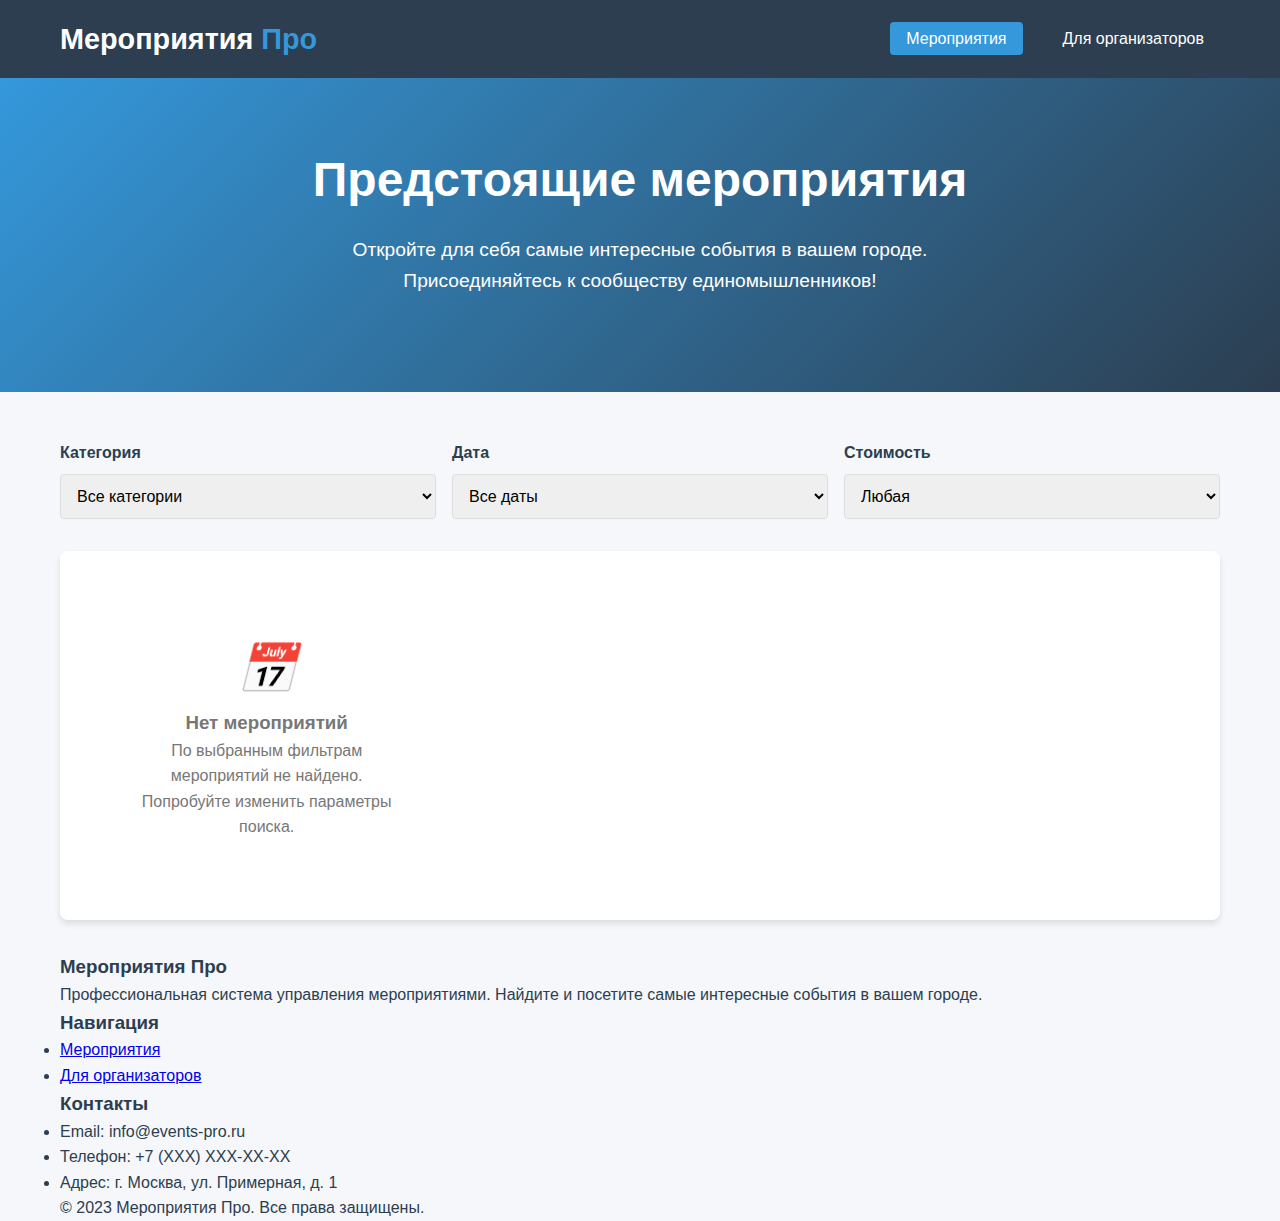
<file: events.html>
<!DOCTYPE html>
<html lang="ru">
<head>
    <meta charset="UTF-8">
    <meta name="viewport" content="width=device-width, initial-scale=1.0">
    <title>Мероприятия | Мероприятия Про</title>
    <style>
        :root {
            --primary-color: #3498db;
            --secondary-color: #2c3e50;
            --accent-color: #e74c3c;
            --light-color: #ecf0f1;
            --dark-color: #2c3e50;
            --success-color: #27ae60;
            --shadow: 0 4px 6px rgba(0, 0, 0, 0.1);
        }
        
        * {
            margin: 0;
            padding: 0;
            box-sizing: border-box;
            font-family: 'Segoe UI', Tahoma, Geneva, Verdana, sans-serif;
        }
        
        body {
            background-color: #f5f7fa;
            color: var(--dark-color);
            line-height: 1.6;
        }
        
        .container {
            max-width: 1200px;
            margin: 0 auto;
            padding: 0 20px;
        }
        
        /* Header Styles */
        header {
            background-color: var(--secondary-color);
            color: white;
            padding: 1rem 0;
            box-shadow: var(--shadow);
        }
        
        .header-content {
            display: flex;
            justify-content: space-between;
            align-items: center;
        }
        
        .logo {
            font-size: 1.8rem;
            font-weight: bold;
            color: white;
            text-decoration: none;
        }
        
        .logo span {
            color: var(--primary-color);
        }
        
        nav ul {
            display: flex;
            list-style: none;
        }
        
        nav ul li {
            margin-left: 1.5rem;
        }
        
        nav ul li a {
            color: white;
            text-decoration: none;
            transition: color 0.3s;
            padding: 0.5rem 1rem;
            border-radius: 4px;
        }
        
        nav ul li a:hover {
            background-color: rgba(255, 255, 255, 0.1);
        }
        
        nav ul li a.active {
            background-color: var(--primary-color);
        }
        
        /* Hero Section */
        .hero {
            background: linear-gradient(135deg, var(--primary-color), var(--secondary-color));
            color: white;
            padding: 4rem 0;
            text-align: center;
            margin-bottom: 3rem;
        }
        
        .hero h1 {
            font-size: 3rem;
            margin-bottom: 1rem;
        }
        
        .hero p {
            font-size: 1.2rem;
            max-width: 600px;
            margin: 0 auto 2rem;
        }
        
        /* Main Content */
        .page-title {
            text-align: center;
            margin: 2rem 0;
            color: var(--secondary-color);
        }
        
        .events-container {
            background-color: white;
            border-radius: 8px;
            box-shadow: var(--shadow);
            padding: 2rem;
            margin-bottom: 2rem;
        }
        
        .events-grid {
            display: grid;
            grid-template-columns: repeat(auto-fill, minmax(300px, 1fr));
            gap: 1.5rem;
        }
        
        .event-card {
            background-color: white;
            border-radius: 8px;
            overflow: hidden;
            box-shadow: var(--shadow);
            transition: transform 0.3s;
        }
        
        .event-card:hover {
            transform: translateY(-5px);
        }
        
        .event-image {
            width: 100%;
            height: 180px;
            background-color: #eee;
            display: flex;
            align-items: center;
            justify-content: center;
            color: #777;
            font-size: 0.9rem;
            overflow: hidden;
        }
        
        .event-image img {
            width: 100%;
            height: 100%;
            object-fit: cover;
        }
        
        .event-content {
            padding: 1.5rem;
        }
        
        .event-title {
            font-size: 1.2rem;
            margin-bottom: 0.5rem;
            color: var(--secondary-color);
        }
        
        .event-date {
            color: var(--primary-color);
            font-weight: 600;
            margin-bottom: 0.5rem;
        }
        
        .event-location {
            color: #777;
            margin-bottom: 1rem;
            font-size: 0.9rem;
        }
        
        .event-description {
            margin-bottom: 1rem;
            font-size: 0.95rem;
            display: -webkit-box;
            -webkit-line-clamp: 3;
            -webkit-box-orient: vertical;
            overflow: hidden;
        }
        
        .event-meta {
            display: flex;
            justify-content: space-between;
            font-size: 0.85rem;
            color: #777;
            margin-bottom: 1rem;
        }
        
        .event-actions {
            display: flex;
            gap: 0.5rem;
        }
        
        .btn {
            display: inline-block;
            background-color: var(--primary-color);
            color: white;
            padding: 0.75rem 1.5rem;
            border: none;
            border-radius: 4px;
            cursor: pointer;
            font-size: 1rem;
            font-weight: 600;
            transition: background-color 0.3s;
            text-decoration: none;
            text-align: center;
        }
        
        .btn:hover {
            background-color: #2980b9;
        }
        
        .btn-block {
            display: block;
            width: 100%;
        }
        
        .btn-secondary {
            background-color: var(--light-color);
            color: var(--dark-color);
        }
        
        .btn-secondary:hover {
            background-color: #d5dbdb;
        }
        
        .empty-state {
            text-align: center;
            padding: 3rem;
            color: #777;
        }
        
        .empty-state i {
            font-size: 3rem;
            margin-bottom: 1rem;
            color: #ddd;
        }
        
        /* Filters */
        .filters {
            display: flex;
            gap: 1rem;
            margin-bottom: 2rem;
            flex-wrap: wrap;
        }
        
        .filter-group {
            flex: 1;
            min-width: 200px;
        }
        
        .filter-group label {
            display: block;
            margin-bottom: 0.5rem;
            font-weight: 600;
            color: var(--secondary-color);
        }
        
        .filter-group select {
            width: 100%;
            padding: 0.75rem;
            border: 1px solid #ddd;
            border-radius: 4px;
            font-size: 1rem;
        }

        /* Modal Styles */
        .modal {
            display: none;
            position: fixed;
            top: 0;
            left: 0;
            width: 100%;
            height: 100%;
            background-color: rgba(0, 0, 0, 0.7);
            z-index: 1000;
            overflow-y: auto;
        }
        
        .modal-content {
            background-color: white;
            margin: 2rem auto;
            border-radius: 12px;
            width: 90%;
            max-width: 800px;
            box-shadow: 0 10px 30px rgba(0, 0, 0, 0.3);
            animation: modalAppear 0.3s ease-out;
        }
        
        @keyframes modalAppear {
            from {
                opacity: 0;
                transform: translateY(-50px);
            }
            to {
                opacity: 1;
                transform: translateY(0);
            }
        }
        
        .modal-header {
            padding: 2rem 2rem 1rem;
            border-bottom: 1px solid #eee;
            position: relative;
        }
        
        .modal-title {
            font-size: 1.8rem;
            color: var(--secondary-color);
            margin-bottom: 0.5rem;
        }
        
        .close-modal {
            position: absolute;
            top: 1.5rem;
            right: 1.5rem;
            background: none;
            border: none;
            font-size: 2rem;
            cursor: pointer;
            color: #777;
            width: 40px;
            height: 40px;
            border-radius: 50%;
            display: flex;
            align-items: center;
            justify-content: center;
            transition: background-color 0.3s;
        }
        
        .close-modal:hover {
            background-color: #f5f5f5;
        }
        
        .modal-body {
            padding: 0 2rem 2rem;
        }
        
        .event-detail-image {
            width: 100%;
            height: 300px;
            background-color: #eee;
            border-radius: 8px;
            margin-bottom: 2rem;
            overflow: hidden;
            display: flex;
            align-items: center;
            justify-content: center;
        }
        
        .event-detail-image img {
            width: 100%;
            height: 100%;
            object-fit: cover;
        }
        
        .event-detail-grid {
            display: grid;
            grid-template-columns: 1fr 1fr;
            gap: 2rem;
            margin-bottom: 2rem;
        }
        
        .event-detail-info {
            display: flex;
            flex-direction: column;
            gap: 1rem;
        }
        
        .info-item {
            display: flex;
            align-items: flex-start;
            gap: 1rem;
        }
        
        .info-icon {
            width: 24px;
            height: 24px;
            color: var(--primary-color);
            flex-shrink: 0;
        }
        
        .info-content h4 {
            margin-bottom: 0.25rem;
            color: var(--secondary-color);
        }
        
        .info-content p {
            color: #666;
            margin: 0;
        }
        
        .event-full-description {
            line-height: 1.8;
            color: #555;
        }
        
        .modal-actions {
            display: flex;
            gap: 1rem;
            margin-top: 2rem;
            padding-top: 2rem;
            border-top: 1px solid #eee;
        }
        
        .featured-badge {
            background-color: #f39c12;
            color: white;
            padding: 0.5rem 1rem;
            border-radius: 20px;
            font-size: 0.8rem;
            font-weight: 600;
            display: inline-block;
            margin-left: 1rem;
        }
        
        /* Responsive */
        @media (max-width: 768px) {
            .header-content {
                flex-direction: column;
                text-align: center;
            }
            
            nav ul {
                margin-top: 1rem;
                justify-content: center;
                flex-wrap: wrap;
            }
            
            nav ul li {
                margin: 0.5rem;
            }
            
            .hero h1 {
                font-size: 2rem;
            }
            
            .events-grid {
                grid-template-columns: 1fr;
            }
            
            .filters {
                flex-direction: column;
            }
            
            .event-detail-grid {
                grid-template-columns: 1fr;
                gap: 1rem;
            }
            
            .modal-content {
                margin: 1rem auto;
                width: 95%;
            }
            
            .modal-header {
                padding: 1.5rem 1.5rem 1rem;
            }
            
            .modal-body {
                padding: 0 1.5rem 1.5rem;
            }
            
            .modal-actions {
                flex-direction: column;
            }
        }
    </style>
</head>
<body>
    <header>
        <div class="container">
            <div class="header-content">
                <a href="public.html" class="logo">Мероприятия <span>Про</span></a>
                <nav>
                    <ul>
                        <li><a href="public.html" class="active">Мероприятия</a></li>
                        <li><a href="admin.html">Для организаторов</a></li>
                    </ul>
                </nav>
            </div>
        </div>
    </header>

    <section class="hero">
        <div class="container">
            <h1>Предстоящие мероприятия</h1>
            <p>Откройте для себя самые интересные события в вашем городе. Присоединяйтесь к сообществу единомышленников!</p>
        </div>
    </section>

    <main class="container">
        <div class="filters">
            <div class="filter-group">
                <label for="category-filter">Категория</label>
                <select id="category-filter">
                    <option value="">Все категории</option>
                    <option value="music">Музыка</option>
                    <option value="dance">Танцы</option>
                    <option value="art">Искусство</option>
                    <option value="sport">Спорт</option>
                    <option value="education">Образование</option>
                    <option value="other">Другое</option>
                </select>
            </div>
            <div class="filter-group">
                <label for="date-filter">Дата</label>
                <select id="date-filter">
                    <option value="">Все даты</option>
                    <option value="today">Сегодня</option>
                    <option value="week">На этой неделе</option>
                    <option value="month">В этом месяце</option>
                </select>
            </div>
            <div class="filter-group">
                <label for="price-filter">Стоимость</label>
                <select id="price-filter">
                    <option value="">Любая</option>
                    <option value="free">Бесплатные</option>
                    <option value="paid">Платные</option>
                </select>
            </div>
        </div>
        
        <div class="events-container">
            <div id="public-events-list" class="events-grid">
                <!-- События будут загружены сюда -->
            </div>
        </div>
    </main>

    <!-- Модальное окно деталей мероприятия -->
    <div id="event-detail-modal" class="modal">
        <div class="modal-content">
            <div class="modal-header">
                <h2 class="modal-title" id="modal-event-title">
                    <!-- Заголовок будет вставлен сюда -->
                </h2>
                <button class="close-modal">&times;</button>
            </div>
            <div class="modal-body">
                <div class="event-detail-image" id="modal-event-image">
                    <!-- Изображение будет вставлено сюда -->
                </div>
                
                <div class="event-detail-grid">
                    <div class="event-detail-info">
                        <div class="info-item">
                            <div class="info-icon">📅</div>
                            <div class="info-content">
                                <h4>Дата и время</h4>
                                <p id="modal-event-datetime"></p>
                            </div>
                        </div>
                        
                        <div class="info-item">
                            <div class="info-icon">📍</div>
                            <div class="info-content">
                                <h4>Место проведения</h4>
                                <p id="modal-event-location"></p>
                            </div>
                        </div>
                        
                        <div class="info-item">
                            <div class="info-icon">👤</div>
                            <div class="info-content">
                                <h4>Организатор</h4>
                                <p id="modal-event-organizer"></p>
                            </div>
                        </div>
                    </div>
                    
                    <div class="event-detail-info">
                        <div class="info-item">
                            <div class="info-icon">💰</div>
                            <div class="info-content">
                                <h4>Стоимость</h4>
                                <p id="modal-event-price"></p>
                            </div>
                        </div>
                        
                        <div class="info-item">
                            <div class="info-icon">👥</div>
                            <div class="info-content">
                                <h4>Участники</h4>
                                <p id="modal-event-participants"></p>
                            </div>
                        </div>
                        
                        <div class="info-item">
                            <div class="info-icon">📞</div>
                            <div class="info-content">
                                <h4>Контакты</h4>
                                <p id="modal-event-contact"></p>
                            </div>
                        </div>
                    </div>
                </div>
                
                <div class="event-full-description" id="modal-event-description">
                    <!-- Полное описание будет вставлено сюда -->
                </div>
                
                <div class="modal-actions">
                    <button class="btn btn-block" id="modal-participate-btn">Участвовать</button>
                    <button class="btn btn-secondary btn-block close-modal">Закрыть</button>
                </div>
            </div>
        </div>
    </div>

    <footer>
        <div class="container">
            <div class="footer-content">
                <div class="footer-section">
                    <h3>Мероприятия Про</h3>
                    <p>Профессиональная система управления мероприятиями. Найдите и посетите самые интересные события в вашем городе.</p>
                </div>
                
                <div class="footer-section">
                    <h3>Навигация</h3>
                    <ul>
                        <li><a href="public.html">Мероприятия</a></li>
                        <li><a href="admin.html">Для организаторов</a></li>
                    </ul>
                </div>
                
                <div class="footer-section">
                    <h3>Контакты</h3>
                    <ul>
                        <li>Email: info@events-pro.ru</li>
                        <li>Телефон: +7 (XXX) XXX-XX-XX</li>
                        <li>Адрес: г. Москва, ул. Примерная, д. 1</li>
                    </ul>
                </div>
            </div>
            
            <div class="copyright">
                <p>&copy; 2023 Мероприятия Про. Все права защищены.</p>
            </div>
        </div>
    </footer>

    <script>
        let currentEventId = null;
        
        // Загрузка мероприятий при открытии страницы
        document.addEventListener('DOMContentLoaded', function() {
            loadPublicEvents();
            
            // Обработчики фильтров
            document.getElementById('category-filter').addEventListener('change', loadPublicEvents);
            document.getElementById('date-filter').addEventListener('change', loadPublicEvents);
            document.getElementById('price-filter').addEventListener('change', loadPublicEvents);
            
            // Обработчики модального окна
            document.querySelectorAll('.close-modal').forEach(btn => {
                btn.addEventListener('click', function() {
                    document.getElementById('event-detail-modal').style.display = 'none';
                });
            });
            
            // Закрытие модального окна при клике вне его
            document.getElementById('event-detail-modal').addEventListener('click', function(e) {
                if (e.target === this) {
                    this.style.display = 'none';
                }
            });
            
            // Обработчик кнопки "Участвовать"
            document.getElementById('modal-participate-btn').addEventListener('click', function() {
                if (currentEventId) {
                    participateInEvent(currentEventId);
                }
            });
        });
        
        // Функция загрузки мероприятий на публичный сайт
        function loadPublicEvents() {
            const eventsList = document.getElementById('public-events-list');
            eventsList.innerHTML = '';
            
            // Получаем мероприятия из localStorage
            const events = JSON.parse(localStorage.getItem('events')) || [];
            
            // Получаем значения фильтров
            const categoryFilter = document.getElementById('category-filter').value;
            const dateFilter = document.getElementById('date-filter').value;
            const priceFilter = document.getElementById('price-filter').value;
            
            // Фильтруем мероприятия
            let filteredEvents = events.filter(event => {
                // Фильтр по категории
                if (categoryFilter && event.category !== categoryFilter) {
                    return false;
                }
                
                // Фильтр по дате
                const eventDate = new Date(event.date);
                const today = new Date();
                today.setHours(0, 0, 0, 0);
                
                if (dateFilter === 'today') {
                    const eventDay = new Date(eventDate);
                    eventDay.setHours(0, 0, 0, 0);
                    if (eventDay.getTime() !== today.getTime()) {
                        return false;
                    }
                } else if (dateFilter === 'week') {
                    const weekEnd = new Date(today);
                    weekEnd.setDate(today.getDate() + 7);
                    if (eventDate < today || eventDate > weekEnd) {
                        return false;
                    }
                } else if (dateFilter === 'month') {
                    const monthEnd = new Date(today);
                    monthEnd.setMonth(today.getMonth() + 1);
                    if (eventDate < today || eventDate > monthEnd) {
                        return false;
                    }
                }
                
                // Фильтр по цене
                if (priceFilter === 'free' && event.price > 0) {
                    return false;
                } else if (priceFilter === 'paid' && event.price === 0) {
                    return false;
                }
                
                // Показываем только будущие мероприятия
                return eventDate >= today;
            });
            
            if (filteredEvents.length === 0) {
                eventsList.innerHTML = `
                    <div class="empty-state">
                        <i>📅</i>
                        <h3>Нет мероприятий</h3>
                        <p>По выбранным фильтрам мероприятий не найдено. Попробуйте изменить параметры поиска.</p>
                    </div>
                `;
                return;
            }
            
            // Сортируем мероприятия по дате (сначала ближайшие)
            filteredEvents.sort((a, b) => new Date(a.date) - new Date(b.date));
            
            // Отображаем мероприятия
            filteredEvents.forEach(event => {
                const eventDate = new Date(event.date);
                const formattedDate = eventDate.toLocaleDateString('ru-RU', {
                    day: 'numeric',
                    month: 'long',
                    year: 'numeric'
                });
                
                const eventCard = document.createElement('div');
                eventCard.className = 'event-card';
                eventCard.innerHTML = `
                    <div class="event-image">
                        ${event.image ? `<img src="${event.image}" alt="${event.title}">` : '📅'}
                    </div>
                    <div class="event-content">
                        <h3 class="event-title">
                            ${event.title}
                            ${event.featured ? '<span class="featured-badge">Рекомендуемое</span>' : ''}
                        </h3>
                        <div class="event-date">${formattedDate} в ${event.time}</div>
                        <div class="event-location">${event.location}</div>
                        <div class="event-description">${event.description}</div>
                        <div class="event-meta">
                            <span>${getCategoryName(event.category)}</span>
                            <span>${event.price > 0 ? event.price + ' руб.' : 'Бесплатно'}</span>
                        </div>
                        <div class="event-actions">
                            <button class="btn" onclick="participateInEvent(${event.id})">Участвовать</button>
                            <button class="btn btn-secondary" onclick="showEventDetails(${event.id})">Подробнее</button>
                        </div>
                    </div>
                `;
                
                eventsList.appendChild(eventCard);
            });
        }
        
        // Функция показа деталей мероприятия
        function showEventDetails(eventId) {
            const events = JSON.parse(localStorage.getItem('events')) || [];
            const event = events.find(e => e.id === eventId);
            
            if (!event) return;
            
            currentEventId = eventId;
            
            // Заполняем модальное окно данными
            const eventDate = new Date(event.date);
            const formattedDate = eventDate.toLocaleDateString('ru-RU', {
                day: 'numeric',
                month: 'long',
                year: 'numeric',
                weekday: 'long'
            });
            
            // Заголовок
            document.getElementById('modal-event-title').innerHTML = `
                ${event.title}
                ${event.featured ? '<span class="featured-badge">Рекомендуемое</span>' : ''}
            `;
            
            // Изображение
            const imageContainer = document.getElementById('modal-event-image');
            if (event.image) {
                imageContainer.innerHTML = `<img src="${event.image}" alt="${event.title}">`;
            } else {
                imageContainer.innerHTML = '📅 Изображение не загружено';
                imageContainer.style.display = 'flex';
                imageContainer.style.alignItems = 'center';
                imageContainer.style.justifyContent = 'center';
                imageContainer.style.fontSize = '1.2rem';
                imageContainer.style.color = '#777';
            }
            
            // Дата и время
            document.getElementById('modal-event-datetime').textContent = 
                `${formattedDate} в ${event.time}`;
            
            // Место проведения
            document.getElementById('modal-event-location').textContent = event.location;
            
            // Организатор
            document.getElementById('modal-event-organizer').textContent = event.organizer;
            
            // Стоимость
            document.getElementById('modal-event-price').textContent = 
                event.price > 0 ? `${event.price} руб.` : 'Бесплатно';
            
            // Участники
            document.getElementById('modal-event-participants').textContent = 
                event.maxParticipants ? `До ${event.maxParticipants} участников` : 'Без ограничений';
            
            // Контакты
            document.getElementById('modal-event-contact').textContent = event.contact;
            
            // Описание
            document.getElementById('modal-event-description').textContent = event.description;
            
            // Показываем модальное окно
            document.getElementById('event-detail-modal').style.display = 'block';
        }
        
        // Функция участия в мероприятии
        function participateInEvent(eventId) {
            const events = JSON.parse(localStorage.getItem('events')) || [];
            const event = events.find(e => e.id === eventId);
            
            if (!event) return;
            
            // В реальном приложении здесь будет форма регистрации
            // Сейчас просто покажем сообщение
            alert(`Вы записались на мероприятие "${event.title}"!\n\nОрганизатор свяжется с вами по контактам: ${event.contact}`);
            
            // Закрываем модальное окно если оно открыто
            document.getElementById('event-detail-modal').style.display = 'none';
        }
        
        // Функция получения названия категории
        function getCategoryName(category) {
            const categories = {
                'music': 'Музыка',
                'dance': 'Танцы',
                'art': 'Искусство',
                'sport': 'Спорт',
                'education': 'Образование',
                'other': 'Другое'
            };
            
            return categories[category] || 'Неизвестно';
        }
    </script>
</body>
</html>
</file>
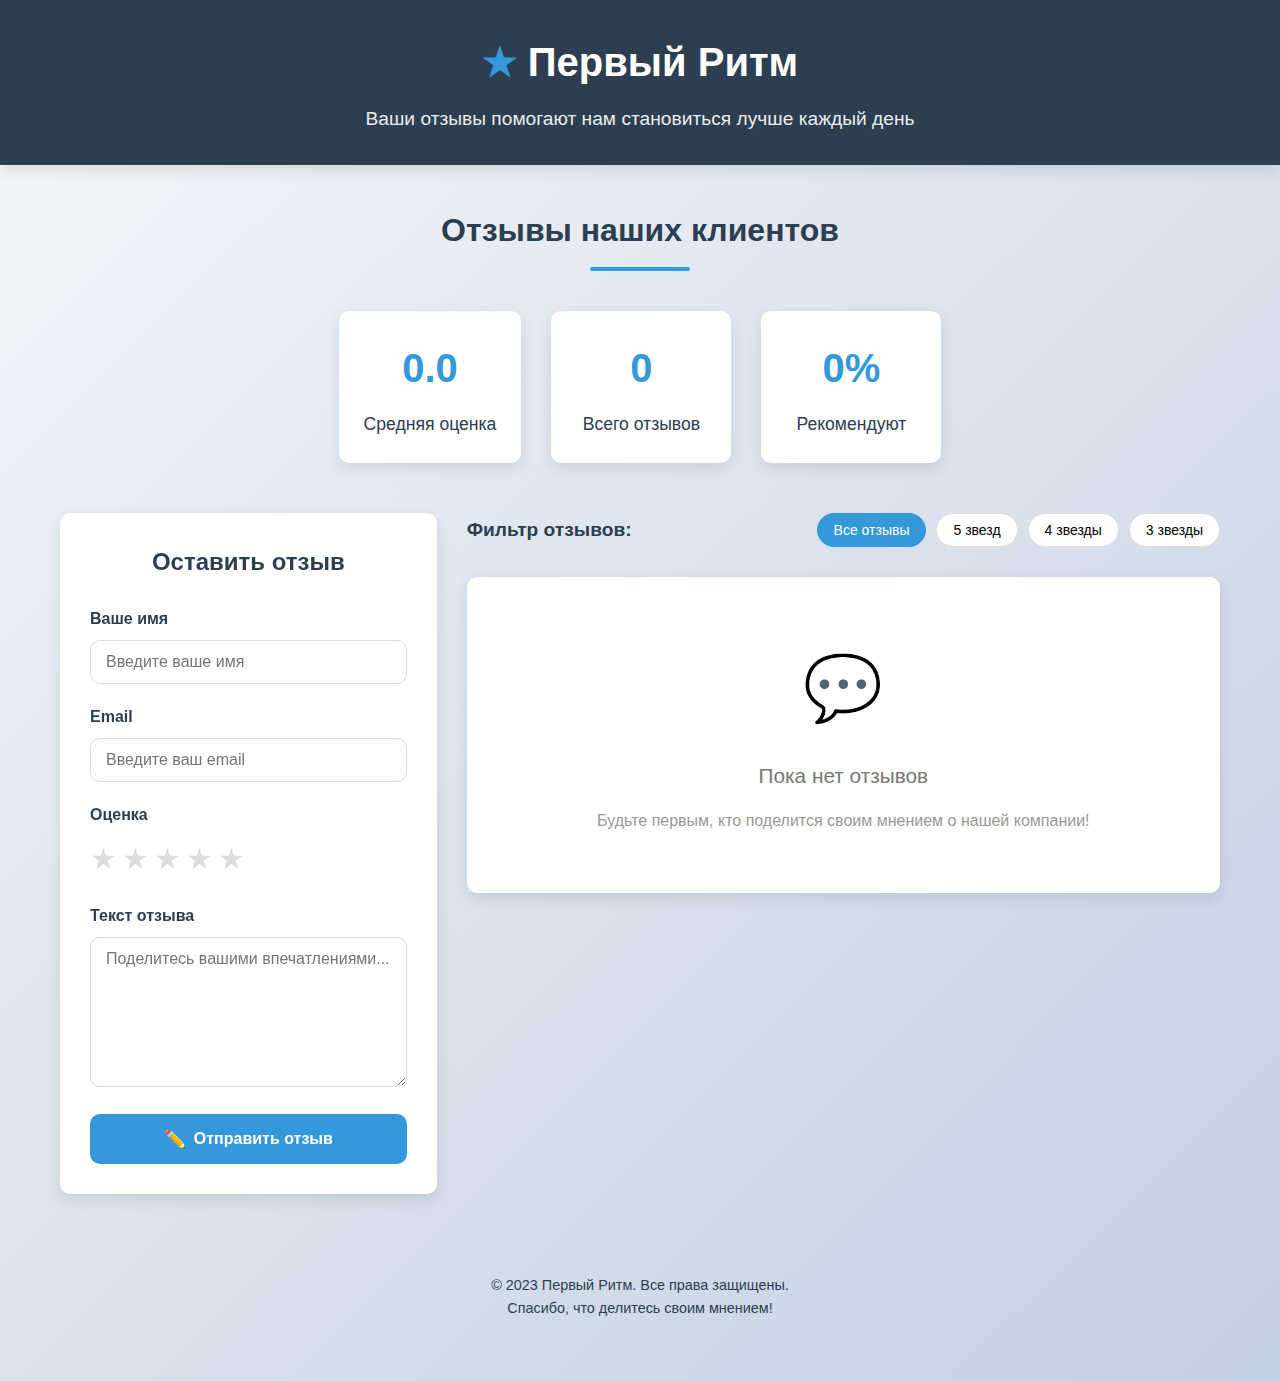
<file: reviews.html>
<!DOCTYPE html>
<html lang="ru">
<head>
    <meta charset="UTF-8">
    <meta name="viewport" content="width=device-width, initial-scale=1.0">
    <title>Отзывы о Первом Ритме</title>
    <style>
        :root {
            --primary: #2c3e50;
            --secondary: #3498db;
            --accent: #e74c3c;
            --light: #ecf0f1;
            --dark: #2c3e50;
            --text: #333;
            --border-radius: 10px;
            --shadow: 0 5px 15px rgba(0, 0, 0, 0.1);
            --transition: all 0.3s ease;
        }
        
        * {
            margin: 0;
            padding: 0;
            box-sizing: border-box;
            font-family: 'Segoe UI', Tahoma, Geneva, Verdana, sans-serif;
        }
        
        body {
            background: linear-gradient(135deg, #f5f7fa 0%, #c3cfe2 100%);
            color: var(--text);
            line-height: 1.6;
            min-height: 100vh;
            padding-bottom: 40px;
        }
        
        .container {
            max-width: 1200px;
            margin: 0 auto;
            padding: 0 20px;
        }
        
        header {
            background: var(--primary);
            color: white;
            padding: 30px 0;
            text-align: center;
            box-shadow: var(--shadow);
            margin-bottom: 40px;
        }
        
        .logo {
            font-size: 2.5rem;
            font-weight: 700;
            margin-bottom: 10px;
            display: flex;
            align-items: center;
            justify-content: center;
            gap: 10px;
        }
        
        .logo-icon {
            color: var(--secondary);
        }
        
        .tagline {
            font-size: 1.2rem;
            opacity: 0.9;
            max-width: 600px;
            margin: 0 auto;
        }
        
        .page-title {
            text-align: center;
            margin-bottom: 40px;
            color: var(--primary);
            position: relative;
            padding-bottom: 15px;
        }
        
        .page-title:after {
            content: '';
            position: absolute;
            bottom: 0;
            left: 50%;
            transform: translateX(-50%);
            width: 100px;
            height: 4px;
            background: var(--secondary);
            border-radius: 2px;
        }
        
        .stats-section {
            display: flex;
            justify-content: center;
            gap: 30px;
            margin-bottom: 50px;
            flex-wrap: wrap;
        }
        
        .stat-card {
            background: white;
            padding: 25px;
            border-radius: var(--border-radius);
            box-shadow: var(--shadow);
            text-align: center;
            min-width: 180px;
            transition: var(--transition);
        }
        
        .stat-card:hover {
            transform: translateY(-5px);
        }
        
        .stat-value {
            font-size: 2.5rem;
            font-weight: 700;
            color: var(--secondary);
            margin-bottom: 10px;
        }
        
        .stat-label {
            font-size: 1.1rem;
            color: var(--primary);
        }
        
        .content-section {
            display: grid;
            grid-template-columns: 1fr 2fr;
            gap: 30px;
            margin-bottom: 50px;
        }
        
        @media (max-width: 900px) {
            .content-section {
                grid-template-columns: 1fr;
            }
        }
        
        .add-review-form {
            background: white;
            padding: 30px;
            border-radius: var(--border-radius);
            box-shadow: var(--shadow);
            height: fit-content;
            position: sticky;
            top: 20px;
        }
        
        .form-title {
            margin-bottom: 25px;
            color: var(--primary);
            text-align: center;
            font-size: 1.5rem;
        }
        
        .form-group {
            margin-bottom: 20px;
        }
        
        .form-label {
            display: block;
            margin-bottom: 8px;
            font-weight: 600;
            color: var(--primary);
        }
        
        .form-control {
            width: 100%;
            padding: 12px 15px;
            border: 1px solid #ddd;
            border-radius: var(--border-radius);
            font-size: 16px;
            transition: var(--transition);
        }
        
        .form-control:focus {
            border-color: var(--secondary);
            outline: none;
            box-shadow: 0 0 0 3px rgba(52, 152, 219, 0.2);
        }
        
        textarea.form-control {
            min-height: 150px;
            resize: vertical;
        }
        
        .rating-container {
            display: flex;
            flex-direction: row-reverse;
            justify-content: flex-end;
            gap: 5px;
        }
        
        .rating-input {
            display: none;
        }
        
        .rating-label {
            font-size: 30px;
            color: #ddd;
            cursor: pointer;
            transition: var(--transition);
        }
        
        .rating-input:checked ~ .rating-label,
        .rating-label:hover,
        .rating-label:hover ~ .rating-label {
            color: #ffc107;
        }
        
        .btn {
            background: var(--secondary);
            color: white;
            border: none;
            padding: 14px 25px;
            border-radius: var(--border-radius);
            cursor: pointer;
            font-size: 16px;
            font-weight: 600;
            transition: var(--transition);
            width: 100%;
            display: flex;
            align-items: center;
            justify-content: center;
            gap: 8px;
        }
        
        .btn:hover {
            background: #2980b9;
            transform: translateY(-2px);
        }
        
        .btn-icon {
            font-size: 18px;
        }
        
        .reviews-container {
            display: flex;
            flex-direction: column;
            gap: 25px;
        }
        
        .review-card {
            background: white;
            padding: 25px;
            border-radius: var(--border-radius);
            box-shadow: var(--shadow);
            transition: var(--transition);
            position: relative;
            overflow: hidden;
        }
        
        .review-card:hover {
            transform: translateY(-3px);
            box-shadow: 0 8px 20px rgba(0, 0, 0, 0.12);
        }
        
        .review-header {
            display: flex;
            justify-content: space-between;
            align-items: center;
            margin-bottom: 15px;
            flex-wrap: wrap;
            gap: 10px;
        }
        
        .review-author {
            font-weight: 700;
            font-size: 1.2rem;
            color: var(--primary);
        }
        
        .review-date {
            color: #777;
            font-size: 0.9rem;
        }
        
        .review-rating {
            color: #ffc107;
            font-size: 1.2rem;
            margin-bottom: 15px;
        }
        
        .review-text {
            line-height: 1.7;
            color: #555;
        }
        
        .review-highlight {
            position: absolute;
            top: 0;
            left: 0;
            width: 5px;
            height: 100%;
            background: var(--secondary);
        }
        
        .empty-reviews {
            text-align: center;
            padding: 60px 40px;
            background: white;
            border-radius: var(--border-radius);
            box-shadow: var(--shadow);
        }
        
        .empty-icon {
            font-size: 4rem;
            color: #ddd;
            margin-bottom: 20px;
        }
        
        .empty-text {
            font-size: 1.3rem;
            color: #777;
            margin-bottom: 15px;
        }
        
        .empty-subtext {
            color: #999;
            max-width: 500px;
            margin: 0 auto;
        }
        
        .filter-section {
            display: flex;
            justify-content: space-between;
            align-items: center;
            margin-bottom: 30px;
            flex-wrap: wrap;
            gap: 15px;
        }
        
        .filter-title {
            font-size: 1.2rem;
            color: var(--primary);
            font-weight: 600;
        }
        
        .filter-options {
            display: flex;
            gap: 10px;
            flex-wrap: wrap;
        }
        
        .filter-btn {
            padding: 8px 16px;
            background: white;
            border: 1px solid #ddd;
            border-radius: 20px;
            cursor: pointer;
            transition: var(--transition);
            font-size: 14px;
        }
        
        .filter-btn.active {
            background: var(--secondary);
            color: white;
            border-color: var(--secondary);
        }
        
        .filter-btn:hover:not(.active) {
            background: #f5f5f5;
        }
        
        footer {
            text-align: center;
            margin-top: 60px;
            padding: 20px;
            color: var(--primary);
            font-size: 0.9rem;
        }
        
        .success-message {
            position: fixed;
            bottom: 20px;
            right: 20px;
            background: #2ecc71;
            color: white;
            padding: 15px 25px;
            border-radius: var(--border-radius);
            box-shadow: var(--shadow);
            transform: translateY(100px);
            opacity: 0;
            transition: var(--transition);
            z-index: 1000;
        }
        
        .success-message.show {
            transform: translateY(0);
            opacity: 1;
        }
    </style>
</head>
<body>
    <header>
        <div class="container">
            <div class="logo">
                <span class="logo-icon">★</span>
                Первый Ритм
            </div>
            <p class="tagline">Ваши отзывы помогают нам становиться лучше каждый день</p>
        </div>
    </header>

    <main class="container">
        <h1 class="page-title">Отзывы наших клиентов</h1>
        
        <section class="stats-section">
            <div class="stat-card">
                <div class="stat-value" id="averageRating">0.0</div>
                <div class="stat-label">Средняя оценка</div>
            </div>
            <div class="stat-card">
                <div class="stat-value" id="totalReviews">0</div>
                <div class="stat-label">Всего отзывов</div>
            </div>
            <div class="stat-card">
                <div class="stat-value" id="recommendPercent">0%</div>
                <div class="stat-label">Рекомендуют</div>
            </div>
        </section>
        
        <section class="content-section">
            <div class="add-review-form">
                <h2 class="form-title">Оставить отзыв</h2>
                <form id="reviewForm">
                    <div class="form-group">
                        <label for="name" class="form-label">Ваше имя</label>
                        <input type="text" id="name" class="form-control" placeholder="Введите ваше имя" required>
                    </div>
                    <div class="form-group">
                        <label for="email" class="form-label">Email</label>
                        <input type="email" id="email" class="form-control" placeholder="Введите ваш email" required>
                    </div>
                    <div class="form-group">
                        <label class="form-label">Оценка</label>
                        <div class="rating-container">
                            <input type="radio" id="star5" name="rating" value="5" class="rating-input">
                            <label for="star5" class="rating-label">★</label>
                            <input type="radio" id="star4" name="rating" value="4" class="rating-input">
                            <label for="star4" class="rating-label">★</label>
                            <input type="radio" id="star3" name="rating" value="3" class="rating-input">
                            <label for="star3" class="rating-label">★</label>
                            <input type="radio" id="star2" name="rating" value="2" class="rating-input">
                            <label for="star2" class="rating-label">★</label>
                            <input type="radio" id="star1" name="rating" value="1" class="rating-input">
                            <label for="star1" class="rating-label">★</label>
                        </div>
                    </div>
                    <div class="form-group">
                        <label for="review" class="form-label">Текст отзыва</label>
                        <textarea id="review" class="form-control" placeholder="Поделитесь вашими впечатлениями..." required></textarea>
                    </div>
                    <button type="submit" class="btn">
                        <span class="btn-icon">✏️</span>
                        Отправить отзыв
                    </button>
                </form>
            </div>
            
            <div class="reviews-content">
                <div class="filter-section">
                    <div class="filter-title">Фильтр отзывов:</div>
                    <div class="filter-options">
                        <button class="filter-btn active" data-filter="all">Все отзывы</button>
                        <button class="filter-btn" data-filter="5">5 звезд</button>
                        <button class="filter-btn" data-filter="4">4 звезды</button>
                        <button class="filter-btn" data-filter="3">3 звезды</button>
                    </div>
                </div>
                
                <div class="reviews-container" id="reviewsList">
                    <div class="empty-reviews">
                        <div class="empty-icon">💬</div>
                        <div class="empty-text">Пока нет отзывов</div>
                        <p class="empty-subtext">Будьте первым, кто поделится своим мнением о нашей компании!</p>
                    </div>
                </div>
            </div>
        </section>
    </main>

    <footer>
        <div class="container">
            <p>© 2023 Первый Ритм. Все права защищены.</p>
            <p>Спасибо, что делитесь своим мнением!</p>
        </div>
    </footer>

    <div class="success-message" id="successMessage">
        Ваш отзыв успешно добавлен!
    </div>

    <script>
        // Массив для хранения отзывов (изначально пустой)
        let reviews = [];

        // Функция для отображения звезд рейтинга
        function renderRating(rating) {
            let stars = '';
            for (let i = 1; i <= 5; i++) {
                if (i <= rating) {
                    stars += '★';
                } else {
                    stars += '☆';
                }
            }
            return stars;
        }

        // Функция для отображения отзывов
        function displayReviews(reviewsToShow = reviews) {
            const reviewsList = document.getElementById('reviewsList');
            
            if (reviewsToShow.length === 0) {
                reviewsList.innerHTML = `
                    <div class="empty-reviews">
                        <div class="empty-icon">💬</div>
                        <div class="empty-text">Пока нет отзывов</div>
                        <p class="empty-subtext">Будьте первым, кто поделится своим мнением о нашей компании!</p>
                    </div>
                `;
                return;
            }
            
            reviewsList.innerHTML = '';
            
            reviewsToShow.forEach(review => {
                const reviewElement = document.createElement('div');
                reviewElement.className = 'review-card';
                reviewElement.innerHTML = `
                    <div class="review-highlight"></div>
                    <div class="review-header">
                        <div class="review-author">${review.name}</div>
                        <div class="review-date">${review.date}</div>
                    </div>
                    <div class="review-rating">${renderRating(review.rating)}</div>
                    <div class="review-text">${review.text}</div>
                `;
                reviewsList.appendChild(reviewElement);
            });
        }

        // Функция для показа сообщения об успехе
        function showSuccessMessage() {
            const message = document.getElementById('successMessage');
            message.classList.add('show');
            
            setTimeout(() => {
                message.classList.remove('show');
            }, 3000);
        }

        // Функция для обновления статистики
        function updateStats() {
            const totalReviews = reviews.length;
            
            if (totalReviews === 0) {
                document.getElementById('averageRating').textContent = '0.0';
                document.getElementById('totalReviews').textContent = '0';
                document.getElementById('recommendPercent').textContent = '0%';
                return;
            }
            
            const averageRating = (reviews.reduce((sum, review) => sum + review.rating, 0) / totalReviews).toFixed(1);
            const recommendPercentage = Math.round((reviews.filter(review => review.rating >= 4).length / totalReviews) * 100);
            
            // Обновляем значения в статистике
            document.getElementById('averageRating').textContent = averageRating;
            document.getElementById('totalReviews').textContent = totalReviews;
            document.getElementById('recommendPercent').textContent = `${recommendPercentage}%`;
        }

        // Инициализация при загрузке страницы
        document.addEventListener('DOMContentLoaded', function() {
            displayReviews();
            updateStats();
            
            // Обработка формы добавления отзыва
            const reviewForm = document.getElementById('reviewForm');
            reviewForm.addEventListener('submit', function(e) {
                e.preventDefault();
                
                const name = document.getElementById('name').value;
                const email = document.getElementById('email').value;
                const rating = document.querySelector('input[name="rating"]:checked');
                const reviewText = document.getElementById('review').value;
                
                if (!rating) {
                    alert('Пожалуйста, выберите оценку');
                    return;
                }
                
                const newReview = {
                    id: reviews.length + 1,
                    name: name,
                    email: email,
                    date: new Date().toLocaleDateString('ru-RU'),
                    rating: parseInt(rating.value),
                    text: reviewText
                };
                
                reviews.unshift(newReview);
                displayReviews();
                
                // Обновление статистики
                updateStats();
                
                // Очистка формы
                reviewForm.reset();
                
                // Показ сообщения об успехе
                showSuccessMessage();
            });
            
            // Обработка фильтров
            const filterButtons = document.querySelectorAll('.filter-btn');
            filterButtons.forEach(button => {
                button.addEventListener('click', function() {
                    // Удаляем активный класс у всех кнопок
                    filterButtons.forEach(btn => btn.classList.remove('active'));
                    // Добавляем активный класс текущей кнопке
                    this.classList.add('active');
                    
                    const filter = this.getAttribute('data-filter');
                    
                    if (filter === 'all') {
                        displayReviews();
                    } else {
                        const filteredReviews = reviews.filter(review => review.rating >= parseInt(filter));
                        displayReviews(filteredReviews);
                    }
                });
            });
        });
    </script>
</body>
</html>
</file>
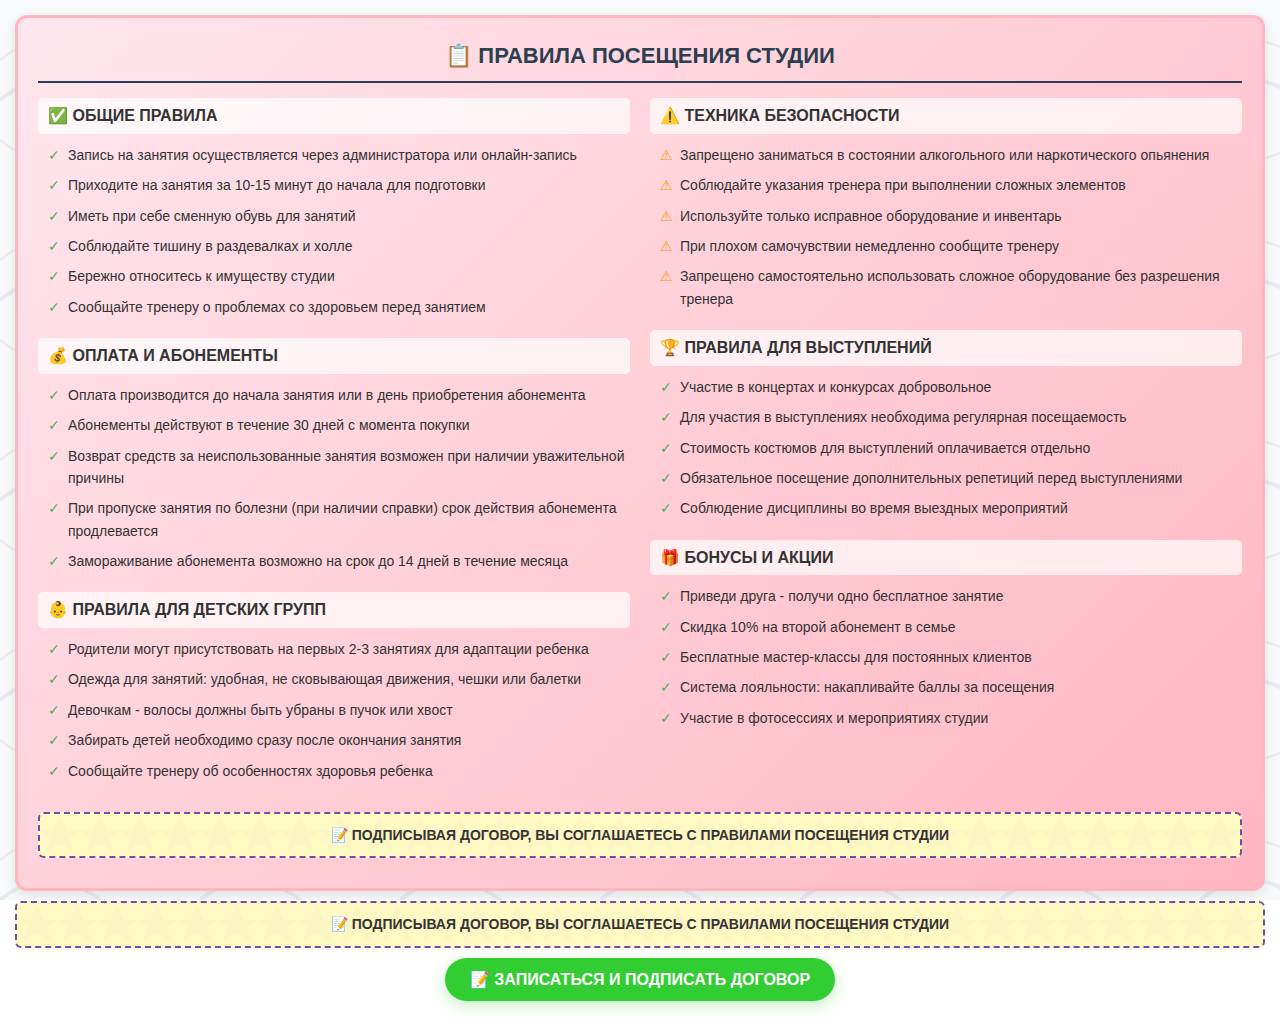
<file: rules.html>
<!DOCTYPE html>
<html lang="ru">
<head>
    <meta charset="UTF-8">
    <title>Правила - Первый ритм Ленинского</title>
    <link rel="stylesheet" href="styles.css">
</head>
<body>
    <div class="section directions-section">
        <h2 class="section-title">📋 ПРАВИЛА ПОСЕЩЕНИЯ СТУДИИ</h2>
               
                <div class="rules-grid">
                    <div>
                        <div class="rules-category">
                            <div class="rules-title">✅ ОБЩИЕ ПРАВИЛА</div>
                            <ul class="rules-list">
                                <li>Запись на занятия осуществляется через администратора или онлайн-запись</li>
                                <li>Приходите на занятия за 10-15 минут до начала для подготовки</li>
                                <li>Иметь при себе сменную обувь для занятий</li>
                                <li>Соблюдайте тишину в раздевалках и холле</li>
                                <li>Бережно относитесь к имуществу студии</li>
                                <li>Сообщайте тренеру о проблемах со здоровьем перед занятием</li>
                            </ul>
                        </div>
                        
                        <div class="rules-category">
                            <div class="rules-title">💰 ОПЛАТА И АБОНЕМЕНТЫ</div>
                            <ul class="rules-list">
                                <li>Оплата производится до начала занятия или в день приобретения абонемента</li>
                                <li>Абонементы действуют в течение 30 дней с момента покупки</li>
                                <li>Возврат средств за неиспользованные занятия возможен при наличии уважительной причины</li>
                                <li>При пропуске занятия по болезни (при наличии справки) срок действия абонемента продлевается</li>
                                <li>Замораживание абонемента возможно на срок до 14 дней в течение месяца</li>
                            </ul>
                        </div>
                        
                        <div class="rules-category">
                            <div class="rules-title">👶 ПРАВИЛА ДЛЯ ДЕТСКИХ ГРУПП</div>
                            <ul class="rules-list">
                                <li>Родители могут присутствовать на первых 2-3 занятиях для адаптации ребенка</li>
                                <li>Одежда для занятий: удобная, не сковывающая движения, чешки или балетки</li>
                                <li>Девочкам - волосы должны быть убраны в пучок или хвост</li>
                                <li>Забирать детей необходимо сразу после окончания занятия</li>
                                <li>Сообщайте тренеру об особенностях здоровья ребенка</li>
                            </ul>
                        </div>
                    </div>
                    
                    <div>
                        <div class="rules-category">
                            <div class="rules-title">⚠️ ТЕХНИКА БЕЗОПАСНОСТИ</div>
                            <ul class="rules-list warning-list">
                                <li>Запрещено заниматься в состоянии алкогольного или наркотического опьянения</li>
                                <li>Соблюдайте указания тренера при выполнении сложных элементов</li>
                                <li>Используйте только исправное оборудование и инвентарь</li>
                                <li>При плохом самочувствии немедленно сообщите тренеру</li>
                                <li>Запрещено самостоятельно использовать сложное оборудование без разрешения тренера</li>
                            </ul>
                        </div>
                        
                        <div class="rules-category">
                            <div class="rules-title">🏆 ПРАВИЛА ДЛЯ ВЫСТУПЛЕНИЙ</div>
                            <ul class="rules-list">
                                <li>Участие в концертах и конкурсах добровольное</li>
                                <li>Для участия в выступлениях необходима регулярная посещаемость</li>
                                <li>Стоимость костюмов для выступлений оплачивается отдельно</li>
                                <li>Обязательное посещение дополнительных репетиций перед выступлениями</li>
                                <li>Соблюдение дисциплины во время выездных мероприятий</li>
                            </ul>
                        </div>
                        
                        <div class="rules-category">
                            <div class="rules-title">🎁 БОНУСЫ И АКЦИИ</div>
                            <ul class="rules-list">
                                <li>Приведи друга - получи одно бесплатное занятие</li>
                                <li>Скидка 10% на второй абонемент в семье</li>
                                <li>Бесплатные мастер-классы для постоянных клиентов</li>
                                <li>Система лояльности: накапливайте баллы за посещения</li>
                                <li>Участие в фотосессиях и мероприятиях студии</li>
                            </ul>
                        </div>
                    </div>
                </div>
                
                <div class="highlight">
                    📝 ПОДПИСЫВАЯ ДОГОВОР, ВЫ СОГЛАШАЕТЕСЬ С ПРАВИЛАМИ ПОСЕЩЕНИЯ СТУДИИ
                </div>
            </div>
        </div>
        
        <div class="highlight">
            📝 ПОДПИСЫВАЯ ДОГОВОР, ВЫ СОГЛАШАЕТЕСЬ С ПРАВИЛАМИ ПОСЕЩЕНИЯ СТУДИИ
        </div>
        
        <button class="btn-yclients" onclick="window.open('https://n1729530.yclients.com/', '_blank')">
            📝 ЗАПИСАТЬСЯ И ПОДПИСАТЬ ДОГОВОР
        </button>
    </div>
    
    <script>
        // Простая инициализация для анимации
        document.addEventListener('DOMContentLoaded', function() {
            console.log('📋 Страница правил загружена');
            
            // Анимация появления элементов
            const elements = document.querySelectorAll('.rules-category');
            elements.forEach((el, index) => {
                el.style.opacity = '0';
                el.style.transform = 'translateY(20px)';
                el.style.transition = 'opacity 0.5s ease, transform 0.5s ease';
                
                setTimeout(() => {
                    el.style.opacity = '1';
                    el.style.transform = 'translateY(0)';
                }, index * 100);
            });
        });
    </script>
</body>
</html>
</file>
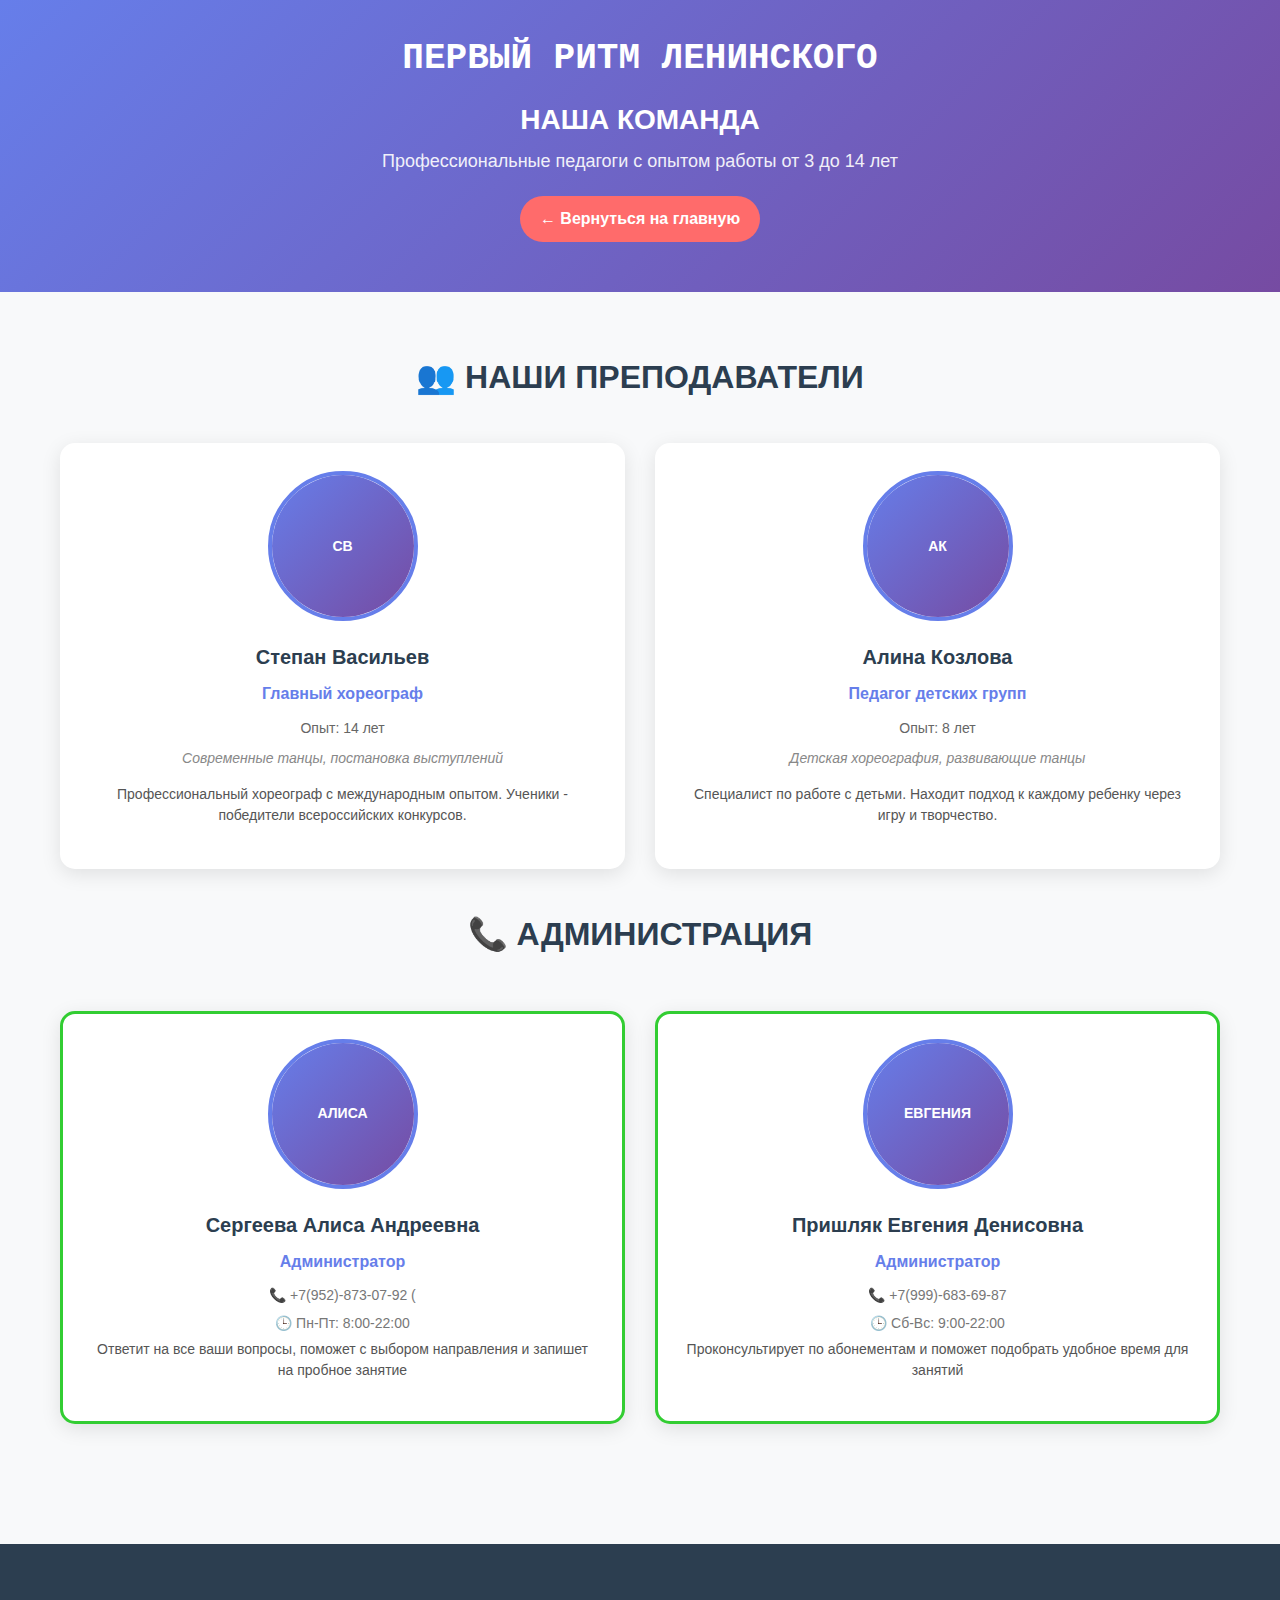
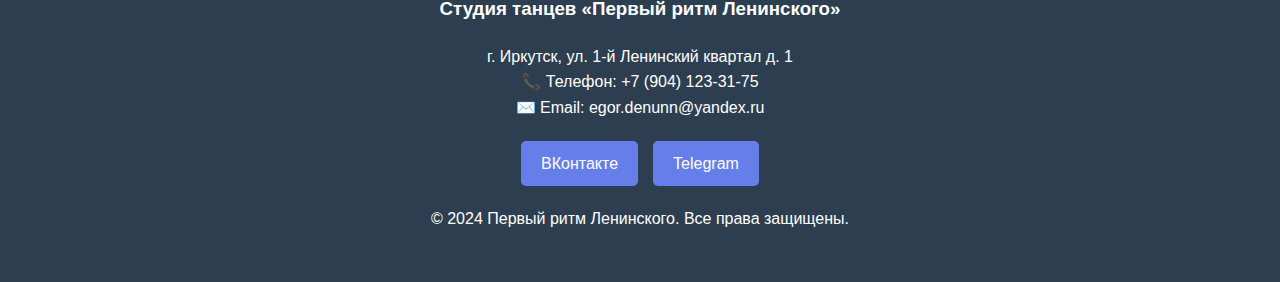
<file: staff.html>
<!DOCTYPE html>
<html lang="ru">
<head>
    <meta charset="UTF-8">
    <meta name="viewport" content="width=device-width, initial-scale=1.0">
    <title>Наша команда - Первый ритм Ленинского</title>
    <style>
        * {
            margin: 0;
            padding: 0;
            box-sizing: border-box;
        }
        
        body {
            font-family: 'Arial', sans-serif;
            background: #f8f9fa;
            color: #333;
            line-height: 1.6;
        }
        
        .header {
            background: linear-gradient(135deg, #667eea 0%, #764ba2 100%);
            color: white;
            padding: 30px 0;
            text-align: center;
        }
        
        .logo {
            font-family: 'Courier New', monospace;
            font-size: 36px;
            font-weight: bold;
            margin-bottom: 10px;
        }
        
        .main-title {
            font-size: 28px;
            margin-bottom: 5px;
        }
        
        .subtitle {
            font-size: 18px;
            opacity: 0.9;
        }
        
        .back-btn {
            display: inline-block;
            margin: 20px 0;
            padding: 10px 20px;
            background: #FF6B6B;
            color: white;
            text-decoration: none;
            border-radius: 25px;
            font-weight: bold;
            transition: all 0.3s ease;
        }
        
        .back-btn:hover {
            background: #FF5252;
            transform: translateY(-2px);
        }
        
        .container {
            max-width: 1200px;
            margin: 0 auto;
            padding: 20px;
        }
        
        .section-title {
            text-align: center;
            font-size: 32px;
            margin: 40px 0 30px;
            color: #2C3E50;
        }
        
        .staff-grid {
            display: grid;
            grid-template-columns: repeat(auto-fit, minmax(300px, 1fr));
            gap: 30px;
            margin: 40px 0;
        }
        
        .staff-card {
            background: white;
            border-radius: 15px;
            padding: 25px;
            text-align: center;
            box-shadow: 0 5px 20px rgba(0,0,0,0.1);
            transition: all 0.3s ease;
            border: 3px solid transparent;
        }
        
        .staff-card:hover {
            transform: translateY(-10px);
            border-color: #667eea;
        }
        
        .staff-photo {
            width: 150px;
            height: 150px;
            border-radius: 50%;
            object-fit: cover;
            border: 4px solid #667eea;
            margin: 0 auto 20px;
            background: #f0f0f0;
            display: flex;
            align-items: center;
            justify-content: center;
            color: #999;
            font-size: 14px;
            overflow: hidden;
        }
        
        .staff-photo img {
            width: 100%;
            height: 100%;
            object-fit: cover;
        }
        
        .staff-photo-placeholder {
            width: 100%;
            height: 100%;
            display: flex;
            align-items: center;
            justify-content: center;
            background: linear-gradient(135deg, #667eea 0%, #764ba2 100%);
            color: white;
            font-weight: bold;
        }
        
        .staff-name {
            font-size: 20px;
            font-weight: bold;
            color: #2C3E50;
            margin-bottom: 8px;
        }
        
        .staff-position {
            font-size: 16px;
            color: #667eea;
            margin-bottom: 10px;
            font-weight: bold;
        }
        
        .staff-experience {
            font-size: 14px;
            color: #666;
            margin-bottom: 8px;
        }
        
        .staff-specialization {
            font-size: 14px;
            color: #888;
            margin-bottom: 15px;
            font-style: italic;
        }
        
        .staff-description {
            font-size: 14px;
            color: #555;
            line-height: 1.5;
            margin-bottom: 15px;
        }
        
        .staff-contacts {
            font-size: 14px;
            color: #777;
            margin-bottom: 5px;
        }
        
        .admin-row {
            display: grid;
            grid-template-columns: repeat(auto-fit, minmax(300px, 1fr));
            gap: 30px;
            margin: 50px 0;
        }
        
        .admin-card {
            background: white;
            border-radius: 15px;
            padding: 25px;
            text-align: center;
            box-shadow: 0 5px 20px rgba(0,0,0,0.1);
            border: 3px solid #32CD32;
        }
        
        .admin-title {
            font-size: 24px;
            color: #2C3E50;
            margin-bottom: 30px;
            text-align: center;
        }
        
        .footer {
            background: #2C3E50;
            color: white;
            text-align: center;
            padding: 30px 0;
            margin-top: 50px;
        }
        
        .contact-info {
            margin: 20px 0;
        }
        
        .social-links {
            display: flex;
            justify-content: center;
            gap: 15px;
            margin: 20px 0;
        }
        
        .social-link {
            padding: 10px 20px;
            background: #667eea;
            color: white;
            text-decoration: none;
            border-radius: 5px;
            transition: all 0.3s ease;
        }
        
        .social-link:hover {
            background: #5a6fd8;
            transform: translateY(-2px);
        }
        
        @media (max-width: 768px) {
            .staff-grid {
                grid-template-columns: 1fr;
            }
            
            .admin-row {
                grid-template-columns: 1fr;
            }
            
            .logo {
                font-size: 28px;
            }
            
            .main-title {
                font-size: 24px;
            }
        }
    </style>
</head>
<body>
    <div class="header">
        <div class="logo">ПЕРВЫЙ РИТМ ЛЕНИНСКОГО</div>
        <h1 class="main-title">НАША КОМАНДА</h1>
        <p class="subtitle">Профессиональные педагоги с опытом работы от 3 до 14 лет</p>
        <a href="https://perviy-ritm.ru" class="back-btn">← Вернуться на главную</a>
    </div>

    <div class="container">
        <h2 class="section-title">👥 НАШИ ПРЕПОДАВАТЕЛИ</h2>
        
        <div id="staffContainer" class="staff-grid">
            <!-- Данные будут загружены через JavaScript -->
        </div>

        <h2 class="section-title">📞 АДМИНИСТРАЦИЯ</h2>
        
        <div class="admin-row">
            <div class="admin-card">
                <div class="staff-photo">
                    <div class="staff-photo-placeholder">АЛИСА</div>
                </div>
                <div class="staff-name">Сергеева Алиса Андреевна</div>
                <div class="staff-position">Администратор</div>
                <div class="staff-contacts">📞 +7(952)-873-07-92
 (</div>
                <div class="staff-contacts">🕒 Пн-Пт: 8:00-22:00</div>
                <div class="staff-description">
                    Ответит на все ваши вопросы, поможет с выбором направления и запишет на пробное занятие
                </div>
            </div>
            
            <div class="admin-card">
                <div class="staff-photo">
                    <div class="staff-photo-placeholder">ЕВГЕНИЯ</div>
                </div>
                <div class="staff-name">Пришляк Евгения Денисовна</div>
                <div class="staff-position">Администратор</div>
                <div class="staff-contacts">📞 +7(999)-683-69-87</div>
                <div class="staff-contacts">🕒 Сб-Вс: 9:00-22:00</div>
                <div class="staff-description">
                    Проконсультирует по абонементам и поможет подобрать удобное время для занятий
                </div>
            </div>
        </div>
    </div>

    <div class="footer">
        <div class="container">
            <h3>Студия танцев «Первый ритм Ленинского»</h3>
            <div class="contact-info">
                <p>г. Иркутск, ул. 1-й Ленинский квартал д. 1</p>
                <p>📞 Телефон: +7 (904) 123-31-75</p>
                <p>✉️ Email: egor.denunn@yandex.ru</p>
            </div>
            
            <div class="social-links">
                <a href="https://vk.com/perviy_ritm" class="social-link" target="_blank">ВКонтакте</a>
                <a href="https://t.me/perviy_ritm" class="social-link" target="_blank">Telegram</a>
            </div>
            
            <p>© 2024 Первый ритм Ленинского. Все права защищены.</p>
        </div>
    </div>

    <script>
        // Функция для отображения команды
        function renderStaff() {
            const container = document.getElementById('staffContainer');
            container.innerHTML = '';
            
            const staffData = loadStaffData();
            
            staffData.forEach(staff => {
                const card = document.createElement('div');
                card.className = 'staff-card';
                
                let photoContent = '';
                if (staff.photoUrl) {
                    photoContent = `<img src="${staff.photoUrl}" alt="${staff.name}" onerror="this.style.display='none'; this.nextElementSibling.style.display='flex';" loading="lazy">
                                   <div class="staff-photo-placeholder" style="display:none;">${getInitials(staff.name)}</div>`;
                } else {
                    photoContent = `<div class="staff-photo-placeholder">${getInitials(staff.name)}</div>`;
                }
                
                card.innerHTML = `
                    <div class="staff-photo">
                        ${photoContent}
                    </div>
                    <div class="staff-name">${staff.name}</div>
                    <div class="staff-position">${staff.position}</div>
                    <div class="staff-experience">${staff.experience}</div>
                    <div class="staff-specialization">${staff.specialization}</div>
                    <div class="staff-description">${staff.description}</div>
                `;
                container.appendChild(card);
            });
        }

        // Получить инициалы для заглушки
        function getInitials(name) {
            return name.split(' ').map(word => word[0]).join('').toUpperCase();
        }

        // Загрузка данных из localStorage
        function loadStaffData() {
            const savedData = localStorage.getItem('staffData');
            if (savedData) {
                return JSON.parse(savedData);
            }
            
            // Данные по умолчанию
            return [
                {
                    id: 1,
                    name: "Степан Васильев",
                    position: "Главный хореограф",
                    experience: "Опыт: 14 лет",
                    specialization: "Современные танцы, постановка выступлений",
                    description: "Профессиональный хореограф с международным опытом. Ученики - победители всероссийских конкурсов. Специализируется на contemporary, модерне и джазе.",
                    photoUrl: ""
                },
                {
                    id: 2,
                    name: "Алина Козлова",
                    position: "Педагог детских групп",
                    experience: "Опыт: 8 лет",
                    specialization: "Детская хореография, развивающие танцы",
                    description: "Специалист по работе с детьми. Находит подход к каждому ребенку через игру и творчество. Выпускница Иркутского хореографического училища.",
                    photoUrl: ""
                }
            ];
        }

        // Загрузка данных при открытии страницы
        document.addEventListener('DOMContentLoaded', function() {
            renderStaff();
            
            // Анимация появления карточек
            const cards = document.querySelectorAll('.staff-card');
            cards.forEach((card, index) => {
                card.style.opacity = '0';
                card.style.transform = 'translateY(20px)';
                setTimeout(() => {
                    card.style.transition = 'all 0.5s ease';
                    card.style.opacity = '1';
                    card.style.transform = 'translateY(0)';
                }, index * 100);
            });
        });

        // Обработка ошибок загрузки изображений
        document.addEventListener('error', function(e) {
            if (e.target.tagName === 'IMG' && e.target.parentElement.classList.contains('staff-photo')) {
                const placeholder = e.target.nextElementSibling;
                if (placeholder && placeholder.classList.contains('staff-photo-placeholder')) {
                    e.target.style.display = 'none';
                    placeholder.style.display = 'flex';
                }
            }
        }, true);
    </script>
</body>
</html>
</file>
<file: styles.css>
/* Основные стили */
* {
    margin: 0;
    padding: 0;
    box-sizing: border-box;
}

body {
    font-family: 'Arial', sans-serif;
    background: white;
    color: #333;
    line-height: 1.6;
    padding: 15px;
    width: 100%;
    max-width: 420mm;
    min-height: 100vh;
    margin: 0 auto;
    font-size: 14px;
    background-image: url('data:image/svg+xml;utf8,<svg xmlns="http://www.w3.org/2000/svg" width="100" height="100" viewBox="0 0 100 100"><rect width="100" height="100" fill="%23f8f9fa"/><path d="M0 50 Q 25 30, 50 50 T 100 50" stroke="%23e9ecef" fill="none" stroke-width="2"/><path d="M0 30 Q 25 10, 50 30 T 100 30" stroke="%23e9ecef" fill="none" stroke-width="1"/><path d="M0 70 Q 25 90, 50 70 T 100 70" stroke="%23e9ecef" fill="none" stroke-width="1"/></svg>');
    background-size: 200px 200px;
    background-attachment: fixed;
}

/* Анимации */
@keyframes fadeIn {
    from { opacity: 0; transform: translateY(20px); }
    to { opacity: 1; transform: translateY(0); }
}

@keyframes slideIn {
    from { transform: translateX(-100px); opacity: 0; }
    to { transform: translateX(0); opacity: 1; }
}

@keyframes scaleIn {
    from { transform: scale(0.9); opacity: 0; }
    to { transform: scale(1); opacity: 1; }
}

@keyframes pulse {
    0% { transform: scale(1); }
    50% { transform: scale(1.05); }
    100% { transform: scale(1); }
}

/* Основная структура */
.dashboard-container {
    display: flex;
    flex-direction: column;
    gap: 20px;
}

/* Шапка */
.header {
    border-radius: 15px;
    padding: 25px;
    text-align: center;
    color: white;
    position: relative;
    background: linear-gradient(135deg, #667eea 0%, #764ba2 100%);
    background-size: cover;
    background-position: center;
    box-shadow: 0 4px 15px rgba(0,0,0,0.1);
    min-height: 200px;
    display: flex;
    flex-direction: column;
    justify-content: center;
}

.header::before {
    content: '';
    position: absolute;
    top: 0;
    left: 0;
    right: 0;
    bottom: 0;
    background: rgba(102, 126, 234, 0.85);
    border-radius: 15px;
    z-index: 1;
}

.header > * {
    position: relative;
    z-index: 2;
}

.logo {
    font-family: 'Courier New', monospace;
    font-size: 50px;
    font-weight: bold;
    margin-bottom: 15px;
    line-height: 1.1;
    text-shadow: 2px 2px 4px rgba(0,0,0,0.3);
}

.main-title {
    font-size: 28px;
    margin-bottom: 8px;
    font-weight: bold;
}

.subtitle {
    font-size: 25px;
    opacity: 0.9;
}

/* Навигация */
.main-nav {
    background: linear-gradient(135deg, #667eea 0%, #764ba2 100%);
    border-radius: 12px;
    padding: 10px;
    box-shadow: 0 4px 15px rgba(0,0,0,0.1);
}

.nav-container {
    display: flex;
    justify-content: space-between;
    align-items: center;
    padding: 0 15px;
}

.nav-logo {
    color: white;
    font-weight: bold;
    text-decoration: none;
    font-size: 16px;
    padding: 10px 15px;
    border-radius: 6px;
    background: rgba(255,255,255,0.1);
}

.nav-links {
    display: flex;
    gap: 10px;
    flex-wrap: wrap;
}

.nav-link {
    color: white;
    text-decoration: none;
    padding: 10px 15px;
    border-radius: 6px;
    transition: all 0.3s ease;
    font-weight: bold;
    display: flex;
    align-items: center;
    gap: 5px;
}

.nav-link:hover,
.nav-link.active {
    background: rgba(255,255,255,0.2);
    transform: translateY(-2px);
}

.mobile-menu-btn {
    display: none;
    background: none;
    border: none;
    color: white;
    font-size: 24px;
    cursor: pointer;
    padding: 5px;
}

/* Кнопки */
.btn-enroll {
    background: #FF6B6B;
    color: white;
    padding: 12px 25px;
    border: none;
    border-radius: 25px;
    font-size: 16px;
    font-weight: bold;
    cursor: pointer;
    transition: all 0.3s ease;
    box-shadow: 0 4px 15px rgba(255,107,107,0.3);
    margin: 10px auto;
    display: block;
}

.btn-enroll:hover {
    background: #FF5252;
    box-shadow: 0 6px 20px rgba(255,107,107,0.4);
    transform: translateY(-2px);
    animation: pulse 0.6s ease-in-out;
}

.btn-yclients {
    background: #32CD32;
    color: white;
    padding: 12px 25px;
    border: none;
    border-radius: 25px;
    font-size: 16px;
    font-weight: bold;
    cursor: pointer;
    transition: all 0.3s ease;
    box-shadow: 0 4px 15px rgba(50,205,50,0.3);
    margin: 10px auto;
    display: block;
}

.btn-yclients:hover {
    background: #28a428;
    box-shadow: 0 6px 20px rgba(50,205,50,0.4);
    transform: translateY(-2px);
}

.btn {
    padding: 8px 15px;
    background: #667eea;
    color: white;
    border: none;
    border-radius: 5px;
    font-size: 12px;
    cursor: pointer;
    transition: all 0.3s ease;
}

.btn:hover {
    background: #5a6fd8;
    transform: translateY(-2px);
}

/* Секции */
.section {
    border-radius: 12px;
    padding: 20px;
    box-shadow: 0 4px 12px rgba(0,0,0,0.1);
    position: relative;
    transition: transform 0.3s ease;
    animation: slideIn 0.6s ease-out;
}

.section:hover {
    transform: translateY(-5px);
}

.section-title {
    font-size: 22px;
    font-weight: bold;
    margin-bottom: 15px;
    color: #2C3E50;
    text-align: center;
    border-bottom: 2px solid currentColor;
    padding-bottom: 8px;
}

/* Направления */
.directions-section {
    background: linear-gradient(135deg, #FFE6EE 0%, #FFB6C1 100%);
    border: 3px solid #FFB6C1;
}

.directions-grid {
    display: grid;
    grid-template-columns: 1fr 1fr;
    gap: 15px;
}

.direction-category {
    margin-bottom: 15px;
    position: relative;
}

.category-title {
    font-size: 16px;
    font-weight: bold;
    margin-bottom: 8px;
    padding: 5px 10px;
    border-radius: 5px;
    background: rgba(255,255,255,0.7);
    position: relative;
    z-index: 2;
}

.direction-list {
    list-style: none;
    padding-left: 10px;
    position: relative;
    z-index: 2;
}

.direction-list li {
    margin-bottom: 4px;
    padding-left: 15px;
    position: relative;
    font-size: 14px;
    transition: transform 0.2s ease;
    cursor: help;
}

.direction-list li:hover {
    transform: translateX(5px);
    background: rgba(102, 126, 234, 0.1);
    padding-left: 10px;
    border-left: 3px solid #667eea;
}

.direction-list li:before {
    content: "•";
    color: #764ba2;
    font-size: 16px;
    position: absolute;
    left: 0;
    top: -1px;
}

/* Всплывающие подсказки */
.direction-tooltip {
    display: none;
    position: fixed;
    background: white;
    border: 3px solid #667eea;
    border-radius: 12px;
    padding: 20px;
    box-shadow: 0 8px 30px rgba(0,0,0,0.2);
    z-index: 1001;
    width: 350px;
    max-width: 90vw;
    animation: scaleIn 0.3s ease;
    font-family: 'Arial', sans-serif;
}

.direction-tooltip .tooltip-header {
    background: linear-gradient(135deg, #667eea 0%, #764ba2 100%);
    color: white;
    padding: 12px 15px;
    border-radius: 8px 8px 0 0;
    margin: -20px -20px 15px -20px;
}

.direction-tooltip .tooltip-header h3 {
    margin: 0;
    font-size: 16px;
    font-weight: bold;
}

.direction-tooltip .tooltip-body {
    font-size: 13px;
    line-height: 1.5;
    color: #333;
}

.direction-tooltip .tooltip-body p {
    margin-bottom: 10px;
}

.direction-tooltip .tooltip-body strong {
    color: #667eea;
}

.direction-tooltip .tooltip-footer {
    margin-top: 15px;
    text-align: center;
    padding-top: 15px;
    border-top: 2px dashed #ddd;
}

.btn-enroll-small {
    background: #FF6B6B;
    color: white;
    padding: 8px 20px;
    border: none;
    border-radius: 20px;
    font-size: 14px;
    font-weight: bold;
    cursor: pointer;
    transition: all 0.3s ease;
    box-shadow: 0 4px 15px rgba(255,107,107,0.3);
}

.btn-enroll-small:hover {
    background: #FF5252;
    box-shadow: 0 6px 20px rgba(255,107,107,0.4);
    transform: translateY(-2px);
}

/* Расписание */
.schedule-section {
    background: linear-gradient(135deg, #E6F3FF 0%, #AED6F1 100%);
    border: 3px solid #AED6F1;
}

.schedule-table {
    width: 100%;
    border-collapse: collapse;
    font-size: 12px;
    position: relative;
    z-index: 2;
}

.schedule-table th {
    background: #2E8B57;
    color: white;
    padding: 6px 3px;
    text-align: center;
    font-weight: bold;
    border: 1px solid #26734d;
}

.schedule-table td {
    padding: 4px 3px;
    border: 1px solid #ddd;
    text-align: center;
    vertical-align: top;
    transition: background-color 0.3s ease;
    position: relative;
    cursor: pointer;
}

.schedule-table td:hover {
    background-color: rgba(255,255,255,0.7);
}

.time-slot {
    background: #f8f9fa;
    font-weight: bold;
    width: 50px;
}

.class-name {
    font-weight: bold;
    color: #2C3E50;
    margin-bottom: 1px;
    font-size: 11px;
}

.class-group {
    color: #666;
    font-size: 10px;
    font-style: italic;
}

/* Цвета для классов преподавателей */
.stepan-class { 
    background: #FFEBEE; 
    border-left: 3px solid #F44336; 
}

.alina-class { 
    background: #E8F5E9; 
    border-left: 3px solid #4CAF50; 
}

.anastasia-class { 
    background: #FFF3E0; 
    border-left: 3px solid #FF9800; 
}

.ekaterina-class { 
    background: #E3F2FD; 
    border-left: 3px solid #2196F3; 
}

.yaroslava-class { 
    background: #F3E5F5; 
    border-left: 3px solid #9C27B0; 
}

.valeria-class { 
    background: #FFF8E1; 
    border-left: 3px solid #FFC107; 
}

.white-class { 
    background: #F5F5F5; 
    border-left: 3px solid #9E9E9E; 
}

.empty {
    background: #f5f5f5;
    color: #999;
}

.break {
    background: #fff3cd;
    color: #856404;
    text-align: center;
    font-style: italic;
}

.schedule-tooltip {
    display: none;
    position: fixed;
    background: white;
    border: 2px solid #667eea;
    border-radius: 10px;
    padding: 15px;
    box-shadow: 0 5px 20px rgba(0,0,0,0.2);
    z-index: 1000;
    width: 300px;
    max-width: 90vw;
    animation: scaleIn 0.3s ease;
}

.tooltip-content {
    display: flex;
    gap: 15px;
    align-items: flex-start;
}

.tooltip-photo {
    width: 80px;
    height: 80px;
    border-radius: 50%;
    border: 3px solid #667eea;
    background: #f0f0f0;
    display: flex;
    align-items: center;
    justify-content: center;
    color: #999;
    font-size: 12px;
    flex-shrink: 0;
}

.tooltip-info {
    flex: 1;
}

.tooltip-name {
    font-weight: bold;
    color: #2C3E50;
    margin-bottom: 5px;
    font-size: 14px;
}

.tooltip-position {
    color: #667eea;
    font-size: 12px;
    margin-bottom: 8px;
}

.tooltip-experience {
    color: #666;
    font-size: 11px;
    margin-bottom: 5px;
}

.tooltip-specialization {
    color: #888;
    font-size: 11px;
    font-style: italic;
}

/* Цены */
.prices-section {
    background: linear-gradient(135deg, #E6FFEE 0%, #ABEBC6 100%);
    border: 3px solid #ABEBC6;
}

.main-container {
    display: grid;
    grid-template-columns: 1fr 1fr;
    gap: 20px;
    height: 100%;
}

.column {
    display: flex;
    flex-direction: column;
    gap: 20px;
}

.price-section {
    border-radius: 12px;
    padding: 20px;
    flex: 1;
}

.trial-section {
    background: linear-gradient(135deg, #FFE6EE 0%, #FFB6C1 100%);
    border: 3px solid #FFB6C1;
}

.kids-section {
    background: linear-gradient(135deg, #E6F3FF 0%, #AED6F1 100%);
    border: 3px solid #AED6F1;
}

.adults-section {
    background: linear-gradient(135deg, #F3E6FF 0%, #D2B4DE 100%);
    border: 3px solid #D2B4DE;
}

.stretching-section {
    background: linear-gradient(135deg, #E6FFEE 0%, #ABEBC6 100%);
    border: 3px solid #ABEBC6;
}

.individual-section {
    background: linear-gradient(135deg, #FFE6E6 0%, #FFB3B3 100%);
    border: 3px solid #FFB3B3;
}

.packages-section {
    background: linear-gradient(135deg, #FFF9E6 0%, #FAD7A0 100%);
    border: 3px solid #FAD7A0;
}

.conditions-section {
    background: linear-gradient(135deg, #F0F0F0 0%, #DDDDDD 100%);
    border: 3px solid #CCCCCC;
}

.trial-price {
    font-size: 28px;
    font-weight: bold;
    color: #764ba2;
    text-align: center;
    margin: 15px 0;
}

.description {
    font-size: 13px;
    color: #666;
    margin-top: 8px;
    font-style: italic;
    text-align: center;
}

.price-item {
    display: flex;
    justify-content: space-between;
    align-items: center;
    margin-bottom: 6px;
    padding: 5px 8px;
    background: rgba(255,255,255,0.9);
    border-radius: 5px;
    border-left: 3px solid #764ba2;
    position: relative;
    z-index: 2;
    box-shadow: 0 1px 3px rgba(0,0,0,0.1);
    transition: all 0.3s ease;
    animation: scaleIn 0.4s ease-out;
}

.price-item:hover {
    transform: translateX(5px);
    box-shadow: 0 3px 10px rgba(0,0,0,0.2);
}

.price-name {
    font-size: 13px;
    font-weight: 500;
}

.price-value {
    font-size: 13px;
    font-weight: bold;
    color: #764ba2;
    margin-left: 5px;
    white-space: nowrap;
}

.best-price {
    background: #4CAF50;
    color: white;
    padding: 1px 4px;
    border-radius: 3px;
    font-size: 10px;
    font-weight: bold;
    margin-left: 5px;
}

.condition-item {
    display: flex;
    align-items: center;
    margin-bottom: 8px;
    font-size: 14px;
    transition: transform 0.2s ease;
}

.condition-item:hover {
    transform: translateX(5px);
}

.condition-item:before {
    content: "✔️";
    margin-right: 8px;
    font-size: 14px;
}

/* Онлайн-запись */
.booking-section {
    background: linear-gradient(135deg, #E6FFE6 0%, #90EE90 100%);
    border: 3px solid #90EE90;
}

.booking-container {
    text-align: center;
    padding: 30px;
}

.booking-description {
    font-size: 16px;
    margin-bottom: 25px;
    color: #666;
    line-height: 1.6;
}

.booking-features {
    display: grid;
    grid-template-columns: repeat(auto-fit, minmax(200px, 1fr));
    gap: 15px;
    margin: 25px 0;
}

.feature-item {
    background: rgba(255,255,255,0.9);
    padding: 15px;
    border-radius: 8px;
    box-shadow: 0 2px 8px rgba(0,0,0,0.1);
    transition: transform 0.3s ease;
}

.feature-item:hover {
    transform: translateY(-5px);
}

.feature-icon {
    font-size: 24px;
    margin-bottom: 10px;
}

.feature-title {
    font-weight: bold;
    margin-bottom: 5px;
    color: #2C3E50;
}

.feature-description {
    font-size: 13px;
    color: #666;
}

/* Галерея */
.gallery-section {
    background: linear-gradient(135deg, #E6F3FF 0%, #AED6F1 100%);
    border: 3px solid #AED6F1;
}

.gallery-grid {
    display: grid;
    grid-template-columns: repeat(auto-fit, minmax(200px, 1fr));
    gap: 15px;
    margin-top: 20px;
}

.gallery-item {
    position: relative;
    border-radius: 8px;
    overflow: hidden;
    box-shadow: 0 3px 10px rgba(0,0,0,0.2);
    transition: all 0.3s ease;
    aspect-ratio: 1;
    background: #f0f0f0;
    display: flex;
    align-items: center;
    justify-content: center;
    color: #999;
    cursor: pointer;
    animation: scaleIn 0.4s ease-out;
}

.gallery-item:hover {
    transform: scale(1.05);
    box-shadow: 0 5px 20px rgba(0,0,0,0.3);
}

.gallery-item img {
    width: 100%;
    height: 100%;
    object-fit: cover;
    transition: transform 0.3s ease;
}

.gallery-item:hover img {
    transform: scale(1.1);
}

.gallery-caption {
    position: absolute;
    bottom: 0;
    left: 0;
    right: 0;
    background: rgba(0,0,0,0.7);
    color: white;
    padding: 10px;
    text-align: center;
    font-size: 12px;
    transform: translateY(100%);
    transition: transform 0.3s ease;
}

.gallery-item:hover .gallery-caption {
    transform: translateY(0);
}

/* FAQ */
.faq-section {
    background: linear-gradient(135deg, #E3F2FD 0%, #BBDEFB 100%);
    border: 3px solid #64B5F6;
}

.faq-grid {
    display: grid;
    grid-template-columns: repeat(auto-fit, minmax(300px, 1fr));
    gap: 30px;
    margin: 20px 0;
}

.faq-category h3 {
    color: #2C3E50;
    margin-bottom: 15px;
    padding-bottom: 5px;
    border-bottom: 2px solid #667eea;
}

.faq-item {
    margin-bottom: 15px;
    border: 1px solid #e0e0e0;
    border-radius: 8px;
    overflow: hidden;
}

.faq-question {
    padding: 15px;
    background: rgba(255,255,255,0.9);
    cursor: pointer;
    display: flex;
    justify-content: space-between;
    align-items: center;
    font-weight: bold;
    transition: background-color 0.3s ease;
}

.faq-question:hover {
    background: #f8f9fa;
}

.faq-toggle {
    font-size: 18px;
    font-weight: bold;
    color: #667eea;
}

.faq-answer {
    padding: 0 15px;
    max-height: 0;
    overflow: hidden;
    background: white;
    transition: all 0.3s ease;
}

.faq-answer.active {
    padding: 15px;
    max-height: 500px;
}

/* Контакты */
.contacts-section {
    background: linear-gradient(135deg, #F0E6FF 0%, #D6B1FF 100%);
    border: 3px solid #D6B1FF;
}

.contacts-grid {
    display: grid;
    grid-template-columns: 1fr 1fr;
    gap: 20px;
}

.contact-card {
    background: rgba(255,255,255,0.9);
    border-radius: 8px;
    padding: 15px;
    box-shadow: 0 2px 6px rgba(0,0,0,0.1);
    position: relative;
    overflow: hidden;
}

.contact-title {
    font-weight: bold;
    color: #2C3E50;
    margin-bottom: 10px;
    font-size: 16px;
    text-align: center;
}

.contact-info {
    font-size: 14px;
    margin-bottom: 8px;
}

.social-links {
    display: flex;
    justify-content: center;
    gap: 15px;
    margin-top: 10px;
}

.social-link {
    padding: 8px 15px;
    background: #667eea;
    color: white;
    border-radius: 5px;
    text-decoration: none;
    font-size: 14px;
    transition: all 0.3s ease;
}

.social-link:hover {
    background: #5a6fd8;
    transform: translateY(-2px);
}

.map-screenshot {
    width: 100%;
    border-radius: 8px;
    margin-top: 15px;
    box-shadow: 0 4px 12px rgba(0,0,0,0.1);
    border: 2px solid #667eea;
}

.map-container {
    position: relative;
    margin-top: 15px;
    text-align: center;
}

.location-info {
    background: white;
    padding: 15px;
    border-radius: 8px;
    margin-top: 15px;
    box-shadow: 0 2px 8px rgba(0,0,0,0.1);
}

.location-features {
    display: grid;
    grid-template-columns: repeat(auto-fit, minmax(150px, 1fr));
    gap: 10px;
    margin-top: 10px;
}

.location-feature {
    display: flex;
    align-items: center;
    gap: 8px;
    font-size: 13px;
}

.location-feature i {
    color: #4CAF50;
    font-size: 14px;
}

/* Правила */
.rules-grid {
    display: grid;
    grid-template-columns: 1fr 1fr;
    gap: 20px;
}

.rules-category {
    margin-bottom: 20px;
}

.rules-title {
    font-size: 16px;
    font-weight: bold;
    margin-bottom: 10px;
    padding: 5px 10px;
    border-radius: 5px;
    background: rgba(255,255,255,0.7);
}

.rules-list {
    list-style: none;
    padding-left: 10px;
}

.rules-list li {
    margin-bottom: 8px;
    padding-left: 20px;
    position: relative;
    font-size: 14px;
    transition: transform 0.2s ease;
}

.rules-list li:hover {
    transform: translateX(5px);
}

.rules-list li:before {
    content: "✓";
    color: #4CAF50;
    font-size: 14px;
    position: absolute;
    left: 0;
    top: 0;
}

.warning-list li:before {
    content: "⚠";
    color: #FF9800;
}

/* Выделенные блоки */
.highlight {
    background: #FFF9C4;
    padding: 10px;
    border-radius: 6px;
    text-align: center;
    margin: 10px 0;
    border: 2px dashed #764ba2;
    font-weight: bold;
    font-size: 14px;
    position: relative;
    animation: pulse 2s infinite;
}

.highlight::before {
    content: '';
    position: absolute;
    top: 0;
    left: 0;
    right: 0;
    bottom: 0;
    background-image: url('data:image/svg+xml;utf8,<svg xmlns="http://www.w3.org/2000/svg" width="60" height="60" viewBox="0 0 60 60"><polygon points="30,5 40,25 60,25 45,35 50,55 30,45 10,55 15,35 0,25 20,25" fill="%23764ba2" opacity="0.1"/></svg>');
    background-size: 40px 40px;
    opacity: 0.3;
}

.highlight > * {
    position: relative;
    z-index: 1;
}

/* Стили для выделения текста */
.highlight-text {
    background: linear-gradient(135deg, #FF6B6B 0%, #FF8E53 100%);
    -webkit-background-clip: text;
    background-clip: text;
    color: transparent;
    font-weight: bold;
    font-size: 1.1em;
    text-decoration: underline;
    text-decoration-color: #FF6B6B;
    text-decoration-thickness: 2px;
    text-underline-offset: 3px;
    transition: all 0.3s ease;
    display: inline-block;
    position: relative;
}

.highlight-text:hover {
    transform: scale(1.05);
    text-shadow: 0 2px 10px rgba(255,107,107,0.3);
}

.highlight-text::after {
    content: '';
    position: absolute;
    bottom: -2px;
    left: 0;
    width: 0;
    height: 2px;
    background: linear-gradient(135deg, #FF6B6B 0%, #FF8E53 100%);
    transition: width 0.3s ease;
}

.highlight-text:hover::after {
    width: 100%;
}

.highlight-number {
    background: linear-gradient(135deg, #667eea 0%, #764ba2 100%);
    -webkit-background-clip: text;
    background-clip: text;
    color: transparent;
    font-weight: bold;
    font-size: 1.2em;
    border-bottom: 2px dashed #667eea;
    padding-bottom: 2px;
    transition: all 0.3s ease;
}

.highlight-number:hover {
    transform: scale(1.1);
    border-bottom-style: solid;
}

.highlight-sale {
    background: linear-gradient(135deg, #4CAF50 0%, #8BC34A 100%);
    -webkit-background-clip: text;
    background-clip: text;
    color: transparent;
    font-weight: bold;
    font-size: 1.15em;
    text-decoration: underline wavy #4CAF50;
    text-underline-offset: 4px;
    transition: all 0.3s ease;
}

.highlight-sale:hover {
    transform: scale(1.08);
    text-shadow: 0 2px 15px rgba(76,175,80,0.3);
}

/* Футер */
.footer {
    text-align: center;
    margin-top: 20px;
    padding: 15px;
    background: #f8f9fa;
    border-radius: 8px;
    font-size: 14px;
    color: #666;
    border: 1px solid #ddd;
    position: relative;
}

.footer::before {
    content: '';
    position: absolute;
    top: 0;
    left: 0;
    right: 0;
    bottom: 0;
    background-image: url('data:image/svg+xml;utf8,<svg xmlns="http://www.w3.org/2000/svg" width="100" height="40" viewBox="0 0 100 40"><path d="M0,20 Q25,10 50,20 T100,20" stroke="%23666" stroke-width="1" fill="none" opacity="0.1"/><path d="M0,25 Q25,15 50,25 T100,25" stroke="%23666" stroke-width="1" fill="none" opacity="0.1"/><path d="M0,30 Q25,20 50,30 T100,30" stroke="%23666" stroke-width="1" fill="none" opacity="0.1"/></svg>');
    background-size: 200px 40px;
    opacity: 0.3;
}

.footer > * {
    position: relative;
    z-index: 1;
}

.quick-actions {
    display: flex;
    justify-content: center;
    gap: 10px;
    margin-top: 15px;
    flex-wrap: wrap;
}

/* Модальные окна */
.modal {
    display: none;
    position: fixed;
    z-index: 1000;
    left: 0;
    top: 0;
    width: 100%;
    height: 100%;
    background-color: rgba(0,0,0,0.5);
    animation: fadeIn 0.3s ease;
}

.modal-content {
    background-color: white;
    margin: 10% auto;
    padding: 30px;
    border-radius: 15px;
    width: 90%;
    max-width: 500px;
    position: relative;
    animation: scaleIn 0.3s ease;
}

.close {
    position: absolute;
    right: 15px;
    top: 15px;
    font-size: 24px;
    cursor: pointer;
    color: #999;
}

.close:hover {
    color: #333;
}

.form-group {
    margin-bottom: 20px;
}

.form-group label {
    display: block;
    margin-bottom: 5px;
    font-weight: bold;
}

.form-group input,
.form-group select,
.form-group textarea {
    width: 100%;
    padding: 10px;
    border: 2px solid #ddd;
    border-radius: 5px;
    font-size: 14px;
    transition: border-color 0.3s ease;
}

.form-group input:focus,
.form-group select:focus,
.form-group textarea:focus {
    border-color: #667eea;
    outline: none;
}

.form-submit {
    background: #667eea;
    color: white;
    padding: 12px 30px;
    border: none;
    border-radius: 25px;
    font-size: 16px;
    cursor: pointer;
    transition: all 0.3s ease;
    width: 100%;
}

.form-submit:hover {
    background: #5a6fd8;
    transform: translateY(-2px);
}

/* Адаптивность */
@media (max-width: 1200px) {
    body {
        width: 100%;
        padding: 10px;
    }
    
    .directions-grid,
    .rules-grid,
    .contacts-grid {
        grid-template-columns: 1fr;
    }
    
    .gallery-grid {
        grid-template-columns: repeat(3, 1fr);
    }
    
    .booking-features {
        grid-template-columns: repeat(2, 1fr);
    }
    
    .location-features {
        grid-template-columns: 1fr;
    }
    
    .faq-grid {
        grid-template-columns: repeat(2, 1fr);
    }
}

@media (max-width: 768px) {
    .logo {
        font-size: 36px;
    }
    
    .main-title {
        font-size: 22px;
    }
    
    .subtitle {
        font-size: 18px;
    }
    
    .nav-links {
        display: none;
        flex-direction: column;
        position: absolute;
        top: 100%;
        left: 0;
        right: 0;
        background: linear-gradient(135deg, #667eea 0%, #764ba2 100%);
        padding: 15px;
        border-radius: 0 0 12px 12px;
        z-index: 1000;
    }
    
    .nav-links.show {
        display: flex;
    }
    
    .mobile-menu-btn {
        display: block;
    }
    
    .nav-container {
        flex-wrap: wrap;
    }
    
    .gallery-grid {
        grid-template-columns: repeat(2, 1fr);
    }
    
    .main-container {
        grid-template-columns: 1fr;
    }
    
    .booking-features {
        grid-template-columns: 1fr;
    }
    
    .schedule-table {
        font-size: 10px;
    }
    
    .class-name {
        font-size: 9px;
    }
    
    .class-group {
        font-size: 8px;
    }
    
    .time-slot {
        font-size: 9px;
        width: 40px;
    }
    
    .direction-tooltip {
        width: 280px;
        left: 50% !important;
        transform: translateX(-50%);
        top: 50% !important;
        transform: translate(-50%, -50%);
    }
    
    .faq-grid {
        grid-template-columns: 1fr;
    }
}

@media (max-width: 480px) {
    .gallery-grid {
        grid-template-columns: 1fr;
    }
    
    .header {
        padding: 15px;
    }
    
    .logo {
        font-size: 28px;
    }
    
    .schedule-table {
        font-size: 8px;
    }
    
    .class-name {
        font-size: 7px;
    }
}

/* Печать */
@media print {
    .main-nav,
    .footer,
    .mobile-menu-btn,
    .btn-enroll,
    .btn-yclients {
        display: none !important;
    }
    
    .section {
        break-inside: avoid;
        page-break-inside: avoid;
    }
    
    .highlight {
        background: white !important;
        border: 1px solid #ccc !important;
    }
}
</file>
